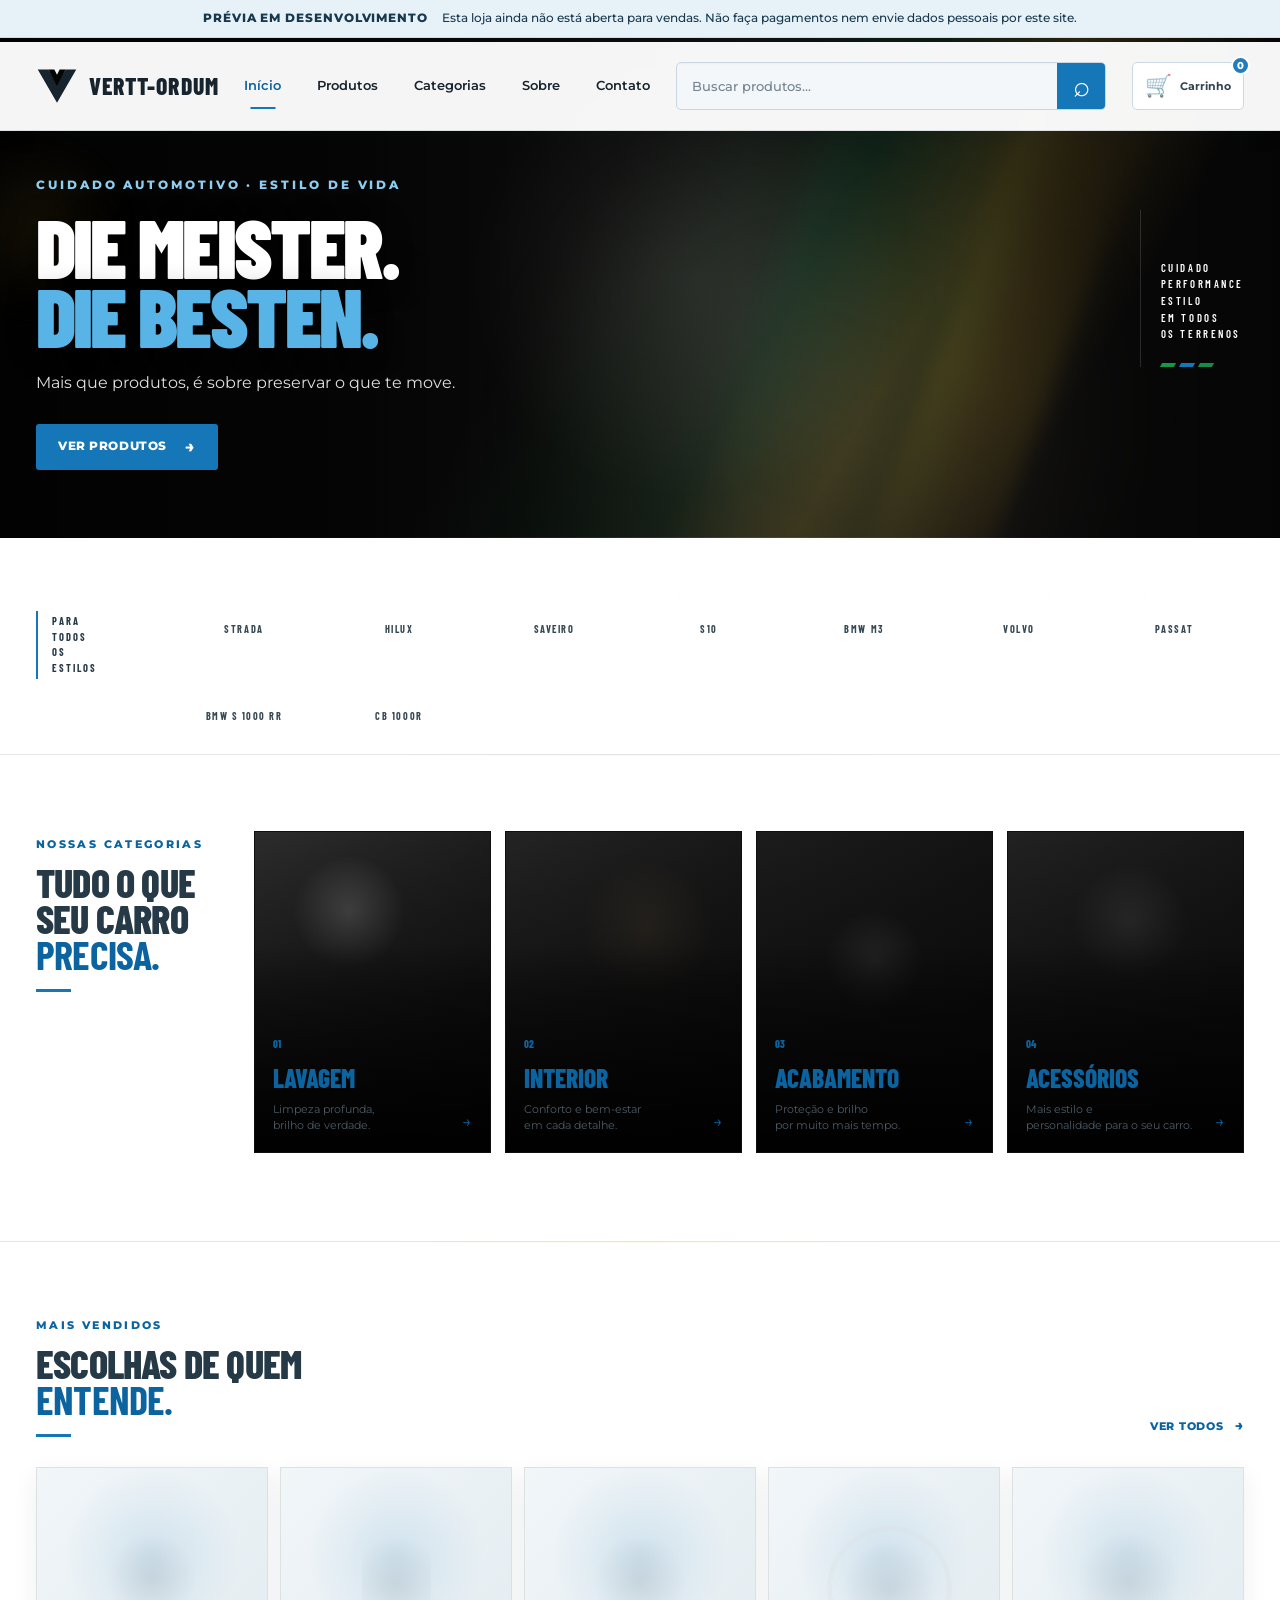
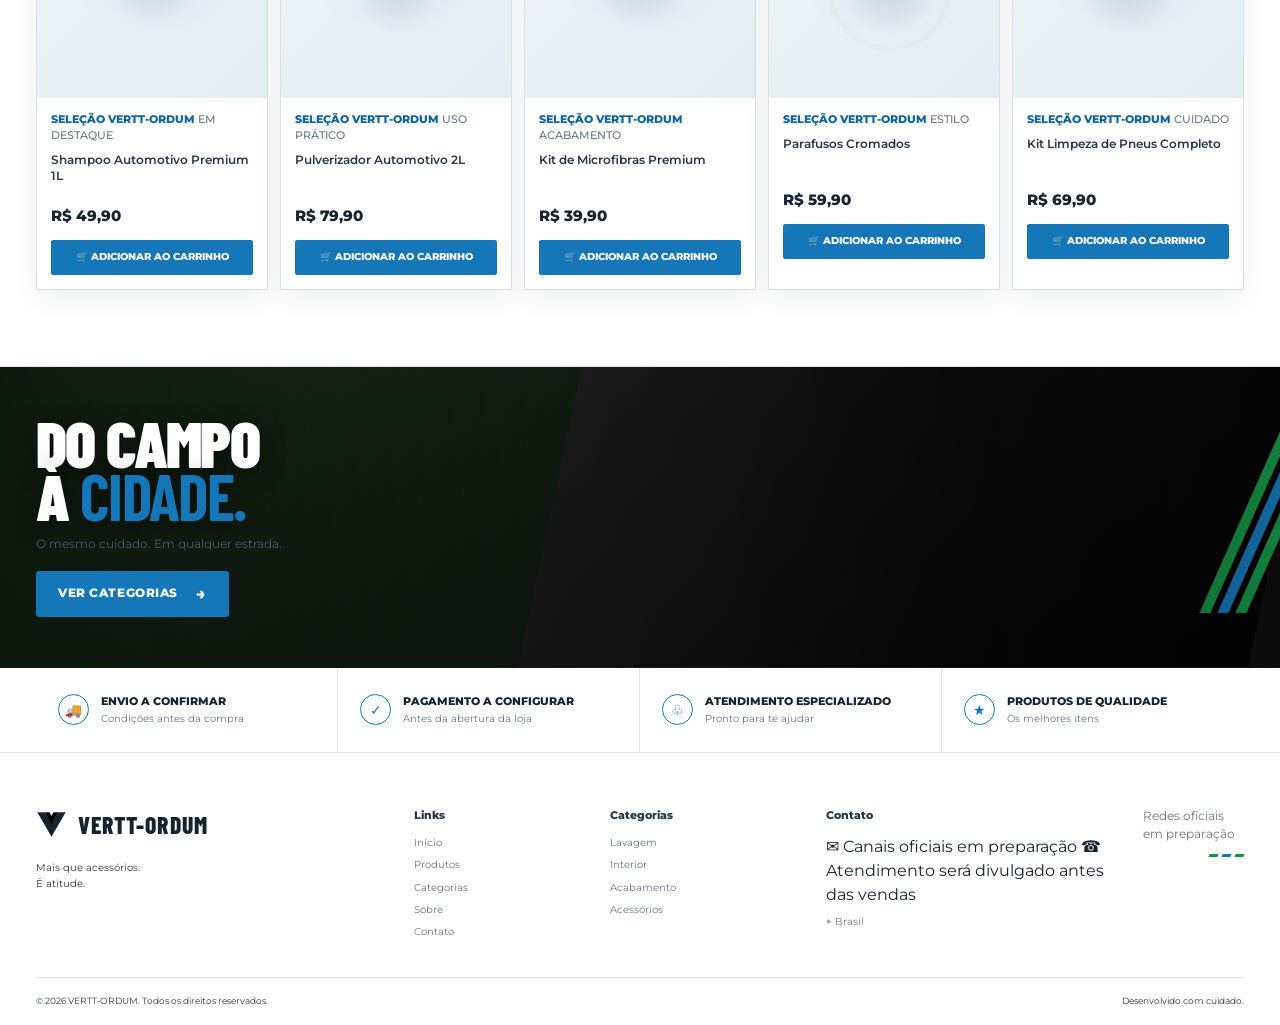
<file: index.html>
<!DOCTYPE html>
<html lang="pt-BR">
<head>
    <meta charset="UTF-8">
<meta name="robots" content="noindex, nofollow">
    <meta name="referrer" content="strict-origin-when-cross-origin">
    <meta name="viewport" content="width=device-width, initial-scale=1.0">

    <title>VERTT-ORDUM | Cuidado Automotivo</title>

    <meta
        name="description"
        content="VERTT-ORDUM — cuidado automotivo, acessórios e produtos para quem reconhece a diferença nos detalhes."
    >

    <!-- Tipografia -->
    <link rel="preconnect" href="https://fonts.googleapis.com">
    <link rel="preconnect" href="https://fonts.gstatic.com" crossorigin>

    <link
        href="https://fonts.googleapis.com/css2?family=Barlow+Condensed:wght@500;600;700;800;900&family=Montserrat:wght@400;500;600;700;800&display=swap"
        rel="stylesheet"
    >

    <!-- CSS -->
    <link rel="stylesheet" href="css/global.css">
    <link rel="stylesheet" href="css/components.css">
    <link rel="stylesheet" href="css/responsive.css">
    <link rel="stylesheet" href="css/theme-light.css">
</head>

<body>
<div class="prototype-notice" role="status"><strong>PRÉVIA EM DESENVOLVIMENTO</strong><span>Esta loja ainda não está aberta para vendas. Não faça pagamentos nem envie dados pessoais por este site.</span></div>

    <!-- =====================================================
         HEADER
         ===================================================== -->

    <header class="site-header">

        <div class="container header-content">

            <a href="index.html" class="brand" aria-label="VERTT-ORDUM">
                <span class="brand-mark" aria-hidden="true">
                    <svg viewBox="0 0 48 42" role="img" focusable="false">
                        <path d="M2 2h12l10 17L34 2h12L24 40 2 2Z" fill="currentColor"/>
                        <path d="M14 2h7l3 6 3-6h7L24 21 14 2Z" fill="#050505"/>
                    </svg>
                </span>

                <span class="brand-text">
                    VERTT-ORDUM
                </span>
            </a>


            <nav class="main-nav" aria-label="Navegação principal">

                <a href="index.html" class="active">
                    Início
                </a>

                <a href="produtos/index.html">
                    Produtos
                </a>

                <a href="#categorias">
                    Categorias
                </a>

                <a href="paginas/sobre.html">
                    Sobre
                </a>

                <a href="paginas/contato.html">
                    Contato
                </a>

            </nav>


            <form class="header-search" action="produtos/index.html" method="get" role="search"><input type="search" name="busca" placeholder="Buscar produtos..." aria-label="Buscar produtos" autocomplete="off"><button type="submit" aria-label="Pesquisar">⌕</button></form>
<div class="header-actions">

                <button
                    type="button"
                    class="header-icon"
                    aria-label="Pesquisar" data-search-open data-search-url="produtos/index.html"
                >
                    <span>⌕</span>
                </button>

                <button
                    type="button"
                    class="header-icon"
                    aria-label="Minha conta"
                >
                    <span>♙</span>
                </button>

                <a
                    href="#"
                    class="header-icon cart-icon"
                    aria-label="Carrinho"
                >
                    <span>🛒</span>
                    <small>0</small>
                </a>

            </div>

        </div>

    </header>



    <main>

        <!-- =====================================================
             HERO
             ===================================================== -->

        <section class="hero">

            <div class="hero-background">
                <div class="hero-light"></div>
                <div class="hero-green"></div>
                <div class="hero-yellow"></div>
            </div>


            <div class="container hero-content">

                <div class="hero-copy">

                    <p class="eyebrow">
                        CUIDADO AUTOMOTIVO · ESTILO DE VIDA
                    </p>

                    <h1>
                        DIE MEISTER.<br>
                        <span>DIE BESTEN.</span>
                    </h1>

                    <p class="hero-description">
                        Mais que produtos, é sobre
                        preservar o que te move.
                    </p>

                    <a
                        href="produtos/index.html"
                        class="button button-primary"
                    >
                        VER PRODUTOS
                        <span>→</span>
                    </a>

                </div>


                <div class="hero-side-copy">

                    <p>
                        CUIDADO<br>
                        PERFORMANCE<br>
                        ESTILO<br>
                        EM TODOS<br>
                        OS TERRENOS
                    </p>

                    <div class="hero-bars">
                        <span></span>
                        <span></span>
                        <span></span>
                    </div>

                </div>

            </div>


            <div class="hero-divider"></div>

        </section>



        <!-- =====================================================
             VEÍCULOS
             ===================================================== -->

        <section class="vehicle-strip">

            <div class="container vehicle-layout">

                <div class="vehicle-intro">

                    <span class="vertical-line"></span>

                    <p>
                        PARA<br>
                        TODOS<br>
                        OS<br>
                        ESTILOS
                    </p>

                </div>


                <div class="vehicle-list">

                    <article class="vehicle-card">
                        <div class="vehicle-placeholder strada"></div>
                        <span>STRADA</span>
                    </article>

                    <article class="vehicle-card">
                        <div class="vehicle-placeholder hilux"></div>
                        <span>HILUX</span>
                    </article>

                    <article class="vehicle-card">
                        <div class="vehicle-placeholder saveiro"></div>
                        <span>SAVEIRO</span>
                    </article>

                    <article class="vehicle-card">
                        <div class="vehicle-placeholder s10"></div>
                        <span>S10</span>
                    </article>

                    <article class="vehicle-card">
                        <div class="vehicle-placeholder m3"></div>
                        <span>BMW M3</span>
                    </article>

                    <article class="vehicle-card">
                        <div class="vehicle-placeholder volvo"></div>
                        <span>VOLVO</span>
                    </article>

                    <article class="vehicle-card">
                        <div class="vehicle-placeholder passat"></div>
                        <span>PASSAT</span>
                    </article>

                    <article class="vehicle-card">
                        <div class="vehicle-placeholder s1000rr"></div>
                        <span>BMW S 1000 RR</span>
                    </article>

                    <article class="vehicle-card">
                        <div class="vehicle-placeholder cb1000r"></div>
                        <span>CB 1000R</span>
                    </article>

                </div>

            </div>

        </section>



        <!-- =====================================================
             CATEGORIAS
             ===================================================== -->

        <section class="categories-section" id="categorias">

            <div class="container">

                <div class="categories-layout">

                    <div class="categories-intro">

                        <span class="section-label">
                            NOSSAS CATEGORIAS
                        </span>

                        <h2>
                            TUDO O QUE<br>
                            SEU CARRO<br>
                            <strong>PRECISA.</strong>
                        </h2>

                        <div class="section-line"></div>

                    </div>


                    <div class="categories-grid">

                        <a href="produtos/index.html#lavagem" class="category-card">

                            <div class="category-image wash-image"></div>

                            <div class="category-overlay"></div>

                            <div class="category-content">

                                <span class="category-number">
                                    01
                                </span>

                                <h3>
                                    LAVAGEM
                                </h3>

                                <p>
                                    Limpeza profunda,<br>
                                    brilho de verdade.
                                </p>

                                <span class="category-arrow">
                                    →
                                </span>

                            </div>

                        </a>


                        <a href="produtos/index.html#acabamento" class="category-card">

                            <div class="category-image interior-image"></div>

                            <div class="category-overlay"></div>

                            <div class="category-content">

                                <span class="category-number">
                                    02
                                </span>

                                <h3>
                                    INTERIOR
                                </h3>

                                <p>
                                    Conforto e bem-estar<br>
                                    em cada detalhe.
                                </p>

                                <span class="category-arrow">
                                    →
                                </span>

                            </div>

                        </a>


                        <a href="produtos/index.html#acessorios" class="category-card">

                            <div class="category-image finish-image"></div>

                            <div class="category-overlay"></div>

                            <div class="category-content">

                                <span class="category-number">
                                    03
                                </span>

                                <h3>
                                    ACABAMENTO
                                </h3>

                                <p>
                                    Proteção e brilho<br>
                                    por muito mais tempo.
                                </p>

                                <span class="category-arrow">
                                    →
                                </span>

                            </div>

                        </a>


                        <a href="produtos/index.html#acessorios" class="category-card">

                            <div class="category-image accessories-image"></div>

                            <div class="category-overlay"></div>

                            <div class="category-content">

                                <span class="category-number">
                                    04
                                </span>

                                <h3>
                                    ACESSÓRIOS
                                </h3>

                                <p>
                                    Mais estilo e<br>
                                    personalidade para o seu carro.
                                </p>

                                <span class="category-arrow">
                                    →
                                </span>

                            </div>

                        </a>

                    </div>

                </div>

            </div>

        </section>



        <!-- =====================================================
             PRODUTOS
             ===================================================== -->

        <section class="products-section">

            <div class="container">

                <div class="products-heading">

                    <div>

                        <span class="section-label">
                            MAIS VENDIDOS
                        </span>

                        <h2>
                            ESCOLHAS DE QUEM<br>
                            <strong>ENTENDE.</strong>
                        </h2>

                        <div class="section-line"></div>

                    </div>


                    <a
                        href="produtos/index.html"
                        class="see-all"
                    >
                        VER TODOS
                        <span>→</span>
                    </a>

                </div>


                <div class="products-grid">


                    <!-- PRODUTO 1 -->

                    <article class="product-card" data-product-id="produto-1">

                        <a class="product-open" href="produtos/shampoo-automotivo.html" aria-label="Ver detalhes do Shampoo Automotivo Premium"><div class="product-image product-1"></div></a>

                        <div class="product-details">

                            <div class="rating">
                                SELEÇÃO VERTT-ORDUM
                                <span>EM DESTAQUE</span>
                            </div>

                            <h3><a class="product-title-link" href="produtos/shampoo-automotivo.html">Shampoo Automotivo Premium 1L</a></h3>

                            <p class="price">
                                R$ 49,90
                            </p>

                            <button
                                type="button"
                                class="add-cart"
                            >
                                🛒 ADICIONAR AO CARRINHO
                            </button>

                        </div>

                    </article>



                    <!-- PRODUTO 2 -->

                    <article class="product-card" data-product-id="produto-2">

                        <div class="product-image product-2">
                        </div>

                        <div class="product-details">

                            <div class="rating">
                                SELEÇÃO VERTT-ORDUM
                                <span>USO PRÁTICO</span>
                            </div>

                            <h3>
                                Pulverizador Automotivo 2L
                            </h3>

                            <p class="price">
                                R$ 79,90
                            </p>

                            <button
                                type="button"
                                class="add-cart"
                            >
                                🛒 ADICIONAR AO CARRINHO
                            </button>

                        </div>

                    </article>



                    <!-- PRODUTO 3 -->

                    <article class="product-card" data-product-id="produto-3">

                        <div class="product-image product-3">
                        </div>

                        <div class="product-details">

                            <div class="rating">
                                SELEÇÃO VERTT-ORDUM
                                <span>ACABAMENTO</span>
                            </div>

                            <h3>
                                Kit de Microfibras Premium
                            </h3>

                            <p class="price">
                                R$ 39,90
                            </p>

                            <button
                                type="button"
                                class="add-cart"
                            >
                                🛒 ADICIONAR AO CARRINHO
                            </button>

                        </div>

                    </article>



                    <!-- PRODUTO 4 -->

                    <article class="product-card" data-product-id="produto-4">

                        <div class="product-image product-4">
                        </div>

                        <div class="product-details">

                            <div class="rating">
                                SELEÇÃO VERTT-ORDUM
                                <span>ESTILO</span>
                            </div>

                            <h3>
                                Parafusos Cromados
                            </h3>

                            <p class="price">
                                R$ 59,90
                            </p>

                            <button
                                type="button"
                                class="add-cart"
                            >
                                🛒 ADICIONAR AO CARRINHO
                            </button>

                        </div>

                    </article>



                    <!-- PRODUTO 5 -->

                    <article class="product-card" data-product-id="produto-5">

                        <div class="product-image product-5">
                        </div>

                        <div class="product-details">

                            <div class="rating">
                                SELEÇÃO VERTT-ORDUM
                                <span>CUIDADO</span>
                            </div>

                            <h3>
                                Kit Limpeza de Pneus Completo
                            </h3>

                            <p class="price">
                                R$ 69,90
                            </p>

                            <button
                                type="button"
                                class="add-cart"
                            >
                                🛒 ADICIONAR AO CARRINHO
                            </button>

                        </div>

                    </article>

                </div>

            </div>

        </section>



        <!-- =====================================================
             BANNER DO CAMPO À CIDADE
             ===================================================== -->

        <section class="field-city-banner">

            <div class="field-city-background">
                <div class="field-side"></div>
                <div class="city-side"></div>
            </div>


            <div class="container field-city-content">

                <div>

                    <h2>
                        DO CAMPO<br>
                        À <strong>CIDADE.</strong>
                    </h2>

                    <p>
                        O mesmo cuidado. Em qualquer estrada.
                    </p>

                    <a
                        href="#categorias"
                        class="button button-primary"
                    >
                        VER CATEGORIAS
                        <span>→</span>
                    </a>

                </div>

            </div>


            <div class="brazil-accent">

                <span></span>
                <span></span>
                <span></span>

            </div>

        </section>



        <!-- =====================================================
             BENEFÍCIOS
             ===================================================== -->

        <section class="benefits-section">

            <div class="container benefits-grid">


                <article class="benefit-item">

                    <div class="benefit-icon">
                        🚚
                    </div>

                    <div>
                        <strong>ENVIO A CONFIRMAR</strong>
                    <span>Condições antes da compra</span>
                    </div>

                </article>


                <article class="benefit-item">

                    <div class="benefit-icon">
                        ✓
                    </div>

                    <div>
                        <strong>PAGAMENTO A CONFIGURAR</strong>
                    <span>Antes da abertura da loja</span>
                    </div>

                </article>


                <article class="benefit-item">

                    <div class="benefit-icon">
                        ♧
                    </div>

                    <div>
                        <strong>ATENDIMENTO ESPECIALIZADO</strong>
                        <span>Pronto para te ajudar</span>
                    </div>

                </article>


                <article class="benefit-item">

                    <div class="benefit-icon">
                        ★
                    </div>

                    <div>
                        <strong>PRODUTOS DE QUALIDADE</strong>
                        <span>Os melhores itens</span>
                    </div>

                </article>

            </div>

        </section>



        <!-- =====================================================
             FOOTER
             ===================================================== -->

        <footer class="site-footer">

            <div class="container footer-grid">


                <div class="footer-brand">

                    <a href="index.html" class="brand">

                        <span class="brand-mark" aria-hidden="true"><svg viewBox="0 0 48 42" focusable="false"><path d="M2 2h12l10 17L34 2h12L24 40 2 2Z" fill="currentColor"/><path d="M14 2h7l3 6 3-6h7L24 21 14 2Z" fill="#050505"/></svg></span>

                        <span class="brand-text">
                            VERTT-ORDUM
                        </span>

                    </a>

                    <p>
                        Mais que acessórios.<br>
                        É atitude.
                    </p>

                </div>


                <div class="footer-column">

                    <h3>
                        Links
                    </h3>

                    <a href="index.html">
                        Início
                    </a>

                    <a href="produtos/index.html">
                        Produtos
                    </a>

                    <a href="#categorias">
                        Categorias
                    </a>

                    <a href="paginas/sobre.html">
                        Sobre
                    </a>

                    <a href="paginas/contato.html">
                        Contato
                    </a>

                </div>


                <div class="footer-column">

                    <h3>
                        Categorias
                    </h3>

                    <a href="#">
                        Lavagem
                    </a>

                    <a href="#">
                        Interior
                    </a>

                    <a href="#">
                        Acabamento
                    </a>

                    <a href="#">
                        Acessórios
                    </a>

                </div>


                <div class="footer-column contact-column">

                    <h3>
                        Contato
                    </h3>

                    <span>✉ Canais oficiais em preparação</span>

                    <span>☎ Atendimento será divulgado antes das vendas</span>

                    <a href="#">
                        ⌖ Brasil
                    </a>

                </div>


                <div class="footer-social">

                    <span class="social-pending">Redes oficiais em preparação</span>

                    <div class="social-accent">
                        <span></span>
                        <span></span>
                        <span></span>
                    </div>

                </div>

            </div>


            <div class="container footer-bottom">

                <p>
                    © 2026 VERTT-ORDUM. Todos os direitos reservados.
                </p>

                <p>
                    Desenvolvido com cuidado.
                </p>

            </div>

        </footer>

    </main>


    <!-- JavaScript -->
    <script src="js/config.js"></script>
    <script src="js/catalogo.js"></script>
    <script src="js/produto.js"></script>
    <script src="js/carrinho.js"></script>

</body>
</html>
</file>
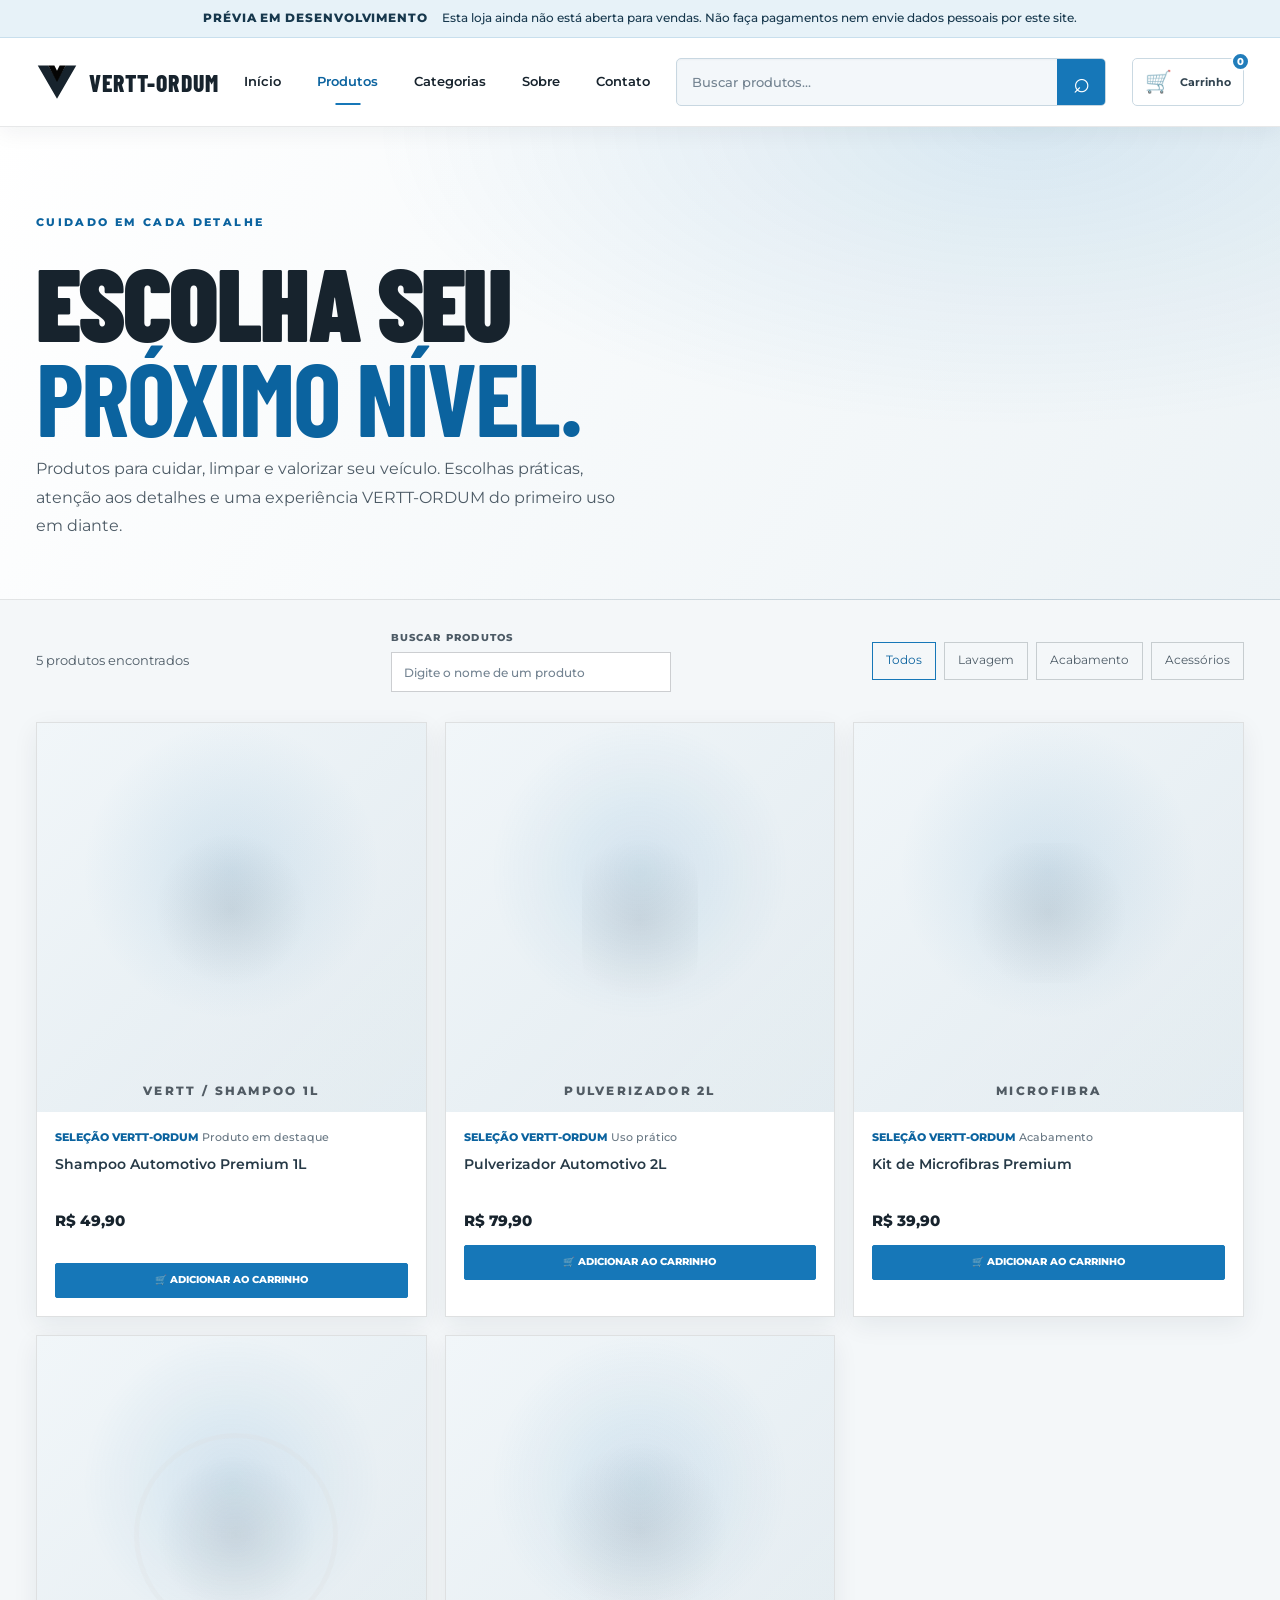
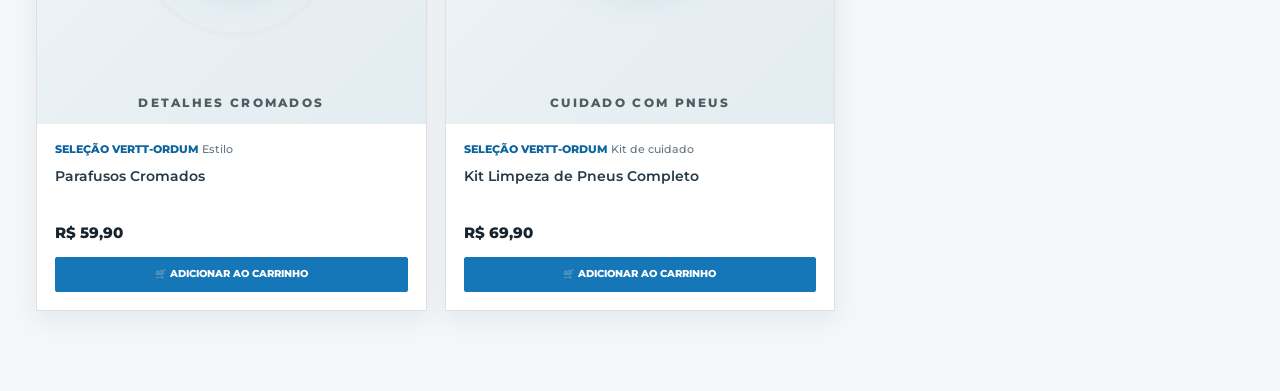
<file: produtos/index.html>
<!DOCTYPE html>
<html lang="pt-BR">
<head>
    <meta charset="UTF-8">
<meta name="robots" content="noindex, nofollow">
    <meta name="referrer" content="strict-origin-when-cross-origin">
    <meta name="viewport" content="width=device-width, initial-scale=1.0">
    <meta name="description" content="Explore os produtos VERTT-ORDUM para lavagem, acabamento e cuidado automotivo.">
    <title>Produtos | VERTT-ORDUM</title>
    <link rel="preconnect" href="https://fonts.googleapis.com">
    <link rel="preconnect" href="https://fonts.gstatic.com" crossorigin>
    <link href="https://fonts.googleapis.com/css2?family=Barlow+Condensed:wght@500;600;700;800;900&family=Montserrat:wght@400;500;600;700;800&display=swap" rel="stylesheet">
    <link rel="stylesheet" href="../css/global.css">
    <link rel="stylesheet" href="../css/components.css">
    <link rel="stylesheet" href="../css/responsive.css">
    <style>
        .catalog-hero{padding:82px 0 58px;border-bottom:1px solid var(--border);background:radial-gradient(ellipse at 80% 0%,rgba(241,189,50,.12),transparent 45%),linear-gradient(120deg,#080808,#111)}
        .catalog-hero h1{margin:12px 0;font-family:"Barlow Condensed",sans-serif;font-size:clamp(3.5rem,8vw,6.5rem);line-height:.92;font-weight:900;letter-spacing:-.025em}
        .catalog-hero h1 strong{color:var(--gold)}
        .catalog-hero p{max-width:580px;color:var(--white-soft);line-height:1.8}
        .catalog-toolbar{display:flex;justify-content:space-between;align-items:center;gap:18px;padding:30px 0}
        .catalog-count{color:var(--white-muted);font-size:.8rem}.catalog-search{display:grid;gap:7px;min-width:min(100%,280px);color:var(--white-muted);font-size:.62rem;font-weight:800;letter-spacing:.12em}.catalog-search input{width:100%;min-height:40px;padding:10px 12px;border:1px solid var(--border-strong);border-radius:0;background:#101010;color:var(--white);font:500 .78rem "Montserrat",sans-serif;outline:none}.catalog-search input:focus{border-color:var(--gold)}.catalog-empty{grid-column:1/-1;padding:32px 12px;color:var(--white-muted);text-align:center;border:1px solid var(--border)}.catalog-grid .product-card[hidden],.catalog-empty[hidden]{display:none!important}
        .catalog-filter{display:flex;gap:8px;flex-wrap:wrap}
        .catalog-filter a{padding:9px 13px;border:1px solid var(--border-strong);color:var(--white-soft);font-size:.72rem;text-decoration:none}
        .catalog-filter a:hover,.catalog-filter a.active{border-color:var(--gold);color:var(--gold)}
        .catalog-grid{display:grid;grid-template-columns:repeat(3,minmax(0,1fr));gap:18px;padding-bottom:80px}
        .catalog-grid .product-card{display:block}
        .catalog-grid .product-details{padding:18px}
        .catalog-grid .product-details h3{font-size:.9rem;min-height:45px}
        .catalog-grid .product-image{min-height:210px}
        .catalog-grid .product-card:hover{border-color:rgba(241,189,50,.45);transform:translateY(-3px)}
        .product-card{transition:transform .25s ease,border-color .25s ease}
        .product-visual-label{position:absolute;inset:auto 0 14px;text-align:center;color:rgba(255,255,255,.75);font:800 .72rem "Montserrat",sans-serif;letter-spacing:.2em}
        @media(max-width:800px){.catalog-grid{grid-template-columns:repeat(2,minmax(0,1fr))}.catalog-toolbar{align-items:flex-start;flex-direction:column}}
        @media(max-width:560px){.catalog-grid{grid-template-columns:1fr}.catalog-hero{padding:58px 0 42px}.catalog-grid .product-image{min-height:230px}}
    </style>
    <link rel="stylesheet" href="../css/theme-light.css">
</head>
<body>
<div class="prototype-notice" role="status"><strong>PRÉVIA EM DESENVOLVIMENTO</strong><span>Esta loja ainda não está aberta para vendas. Não faça pagamentos nem envie dados pessoais por este site.</span></div>
<header class="site-header">
    <div class="container header-content">
        <a href="../index.html" class="brand" aria-label="VERTT-ORDUM"><span class="brand-mark" aria-hidden="true"><svg viewBox="0 0 48 42" focusable="false"><path d="M2 2h12l10 17L34 2h12L24 40 2 2Z" fill="currentColor"/><path d="M14 2h7l3 6 3-6h7L24 21 14 2Z" fill="#050505"/></svg></span><span class="brand-text">VERTT-ORDUM</span></a>
        <nav class="main-nav" aria-label="Navegação principal">
            <a href="../index.html">Início</a><a href="index.html" class="active">Produtos</a><a href="../index.html#categorias">Categorias</a><a href="../paginas/sobre.html">Sobre</a><a href="../paginas/contato.html">Contato</a>
        </nav>
        <form class="header-search" action="index.html" method="get" role="search"><input type="search" name="busca" placeholder="Buscar produtos..." aria-label="Buscar produtos" autocomplete="off"><button type="submit" aria-label="Pesquisar">⌕</button></form>
<div class="header-actions">
            <button type="button" class="header-icon" aria-label="Pesquisar" data-search-open><span>⌕</span></button>
            <a href="#" class="header-icon cart-icon" aria-label="Carrinho"><span>🛒</span><small>0</small></a>
        </div>
    </div>
</header>
<main>
    <section class="catalog-hero"><div class="container"><span class="section-label">CUIDADO EM CADA DETALHE</span><h1>ESCOLHA SEU<br><strong>PRÓXIMO NÍVEL.</strong></h1><p>Produtos para cuidar, limpar e valorizar seu veículo. Escolhas práticas, atenção aos detalhes e uma experiência VERTT-ORDUM do primeiro uso em diante.</p></div></section>
    <section class="container">
        <div class="catalog-toolbar"><p class="catalog-count" data-catalog-count>5 produtos em destaque</p><label class="catalog-search"><span>BUSCAR PRODUTOS</span><input type="search" data-catalog-search placeholder="Digite o nome de um produto" autocomplete="off"></label><nav class="catalog-filter" aria-label="Categorias de produtos"><a class="active" href="index.html">Todos</a><a href="#lavagem">Lavagem</a><a href="#acabamento">Acabamento</a><a href="#acessorios">Acessórios</a></nav></div>
        <div class="catalog-grid">
            <article class="product-card" data-product-id="produto-1" id="lavagem"><a href="shampoo-automotivo.html" aria-label="Ver Shampoo Automotivo VERTT-ORDUM" style="display:block;text-decoration:none;color:inherit"><div class="product-image product-1"><span class="product-visual-label">VERTT / SHAMPOO 1L</span></div><div class="product-details"><div class="rating">SELEÇÃO VERTT-ORDUM <span>Produto em destaque</span></div><h3>Shampoo Automotivo Premium 1L</h3><p class="price">R$ 49,90</p></div></a><div class="product-details" style="padding-top:0"><button type="button" class="add-cart">🛒 ADICIONAR AO CARRINHO</button></div></article>
            <article class="product-card" data-product-id="produto-2" id="pulverizador"><div class="product-image product-2"><span class="product-visual-label">PULVERIZADOR 2L</span></div><div class="product-details"><div class="rating">SELEÇÃO VERTT-ORDUM <span>Uso prático</span></div><h3>Pulverizador Automotivo 2L</h3><p class="price">R$ 79,90</p><button type="button" class="add-cart">🛒 ADICIONAR AO CARRINHO</button></div></article>
            <article class="product-card" data-product-id="produto-3"><div class="product-image product-3"><span class="product-visual-label">MICROFIBRA</span></div><div class="product-details"><div class="rating">SELEÇÃO VERTT-ORDUM <span>Acabamento</span></div><h3>Kit de Microfibras Premium</h3><p class="price">R$ 39,90</p><button type="button" class="add-cart">🛒 ADICIONAR AO CARRINHO</button></div></article>
            <article class="product-card" data-product-id="produto-4" id="acessorios"><div class="product-image product-4"><span class="product-visual-label">DETALHES CROMADOS</span></div><div class="product-details"><div class="rating">SELEÇÃO VERTT-ORDUM <span>Estilo</span></div><h3>Parafusos Cromados</h3><p class="price">R$ 59,90</p><button type="button" class="add-cart">🛒 ADICIONAR AO CARRINHO</button></div></article>
            <article class="product-card" data-product-id="produto-5" id="acabamento"><div class="product-image product-5"><span class="product-visual-label">CUIDADO COM PNEUS</span></div><div class="product-details"><div class="rating">SELEÇÃO VERTT-ORDUM <span>Kit de cuidado</span></div><h3>Kit Limpeza de Pneus Completo</h3><p class="price">R$ 69,90</p><button type="button" class="add-cart">🛒 ADICIONAR AO CARRINHO</button></div></article>
        </div>
        <p class="catalog-empty" data-catalog-empty hidden>Nenhum produto encontrado. Tente outro termo.</p>
    </section>
</main>
<script src="../js/config.js"></script><script src="../js/catalogo.js"></script><script src="../js/produto.js"></script><script src="../js/carrinho.js"></script>
</body>
</html>
</file>
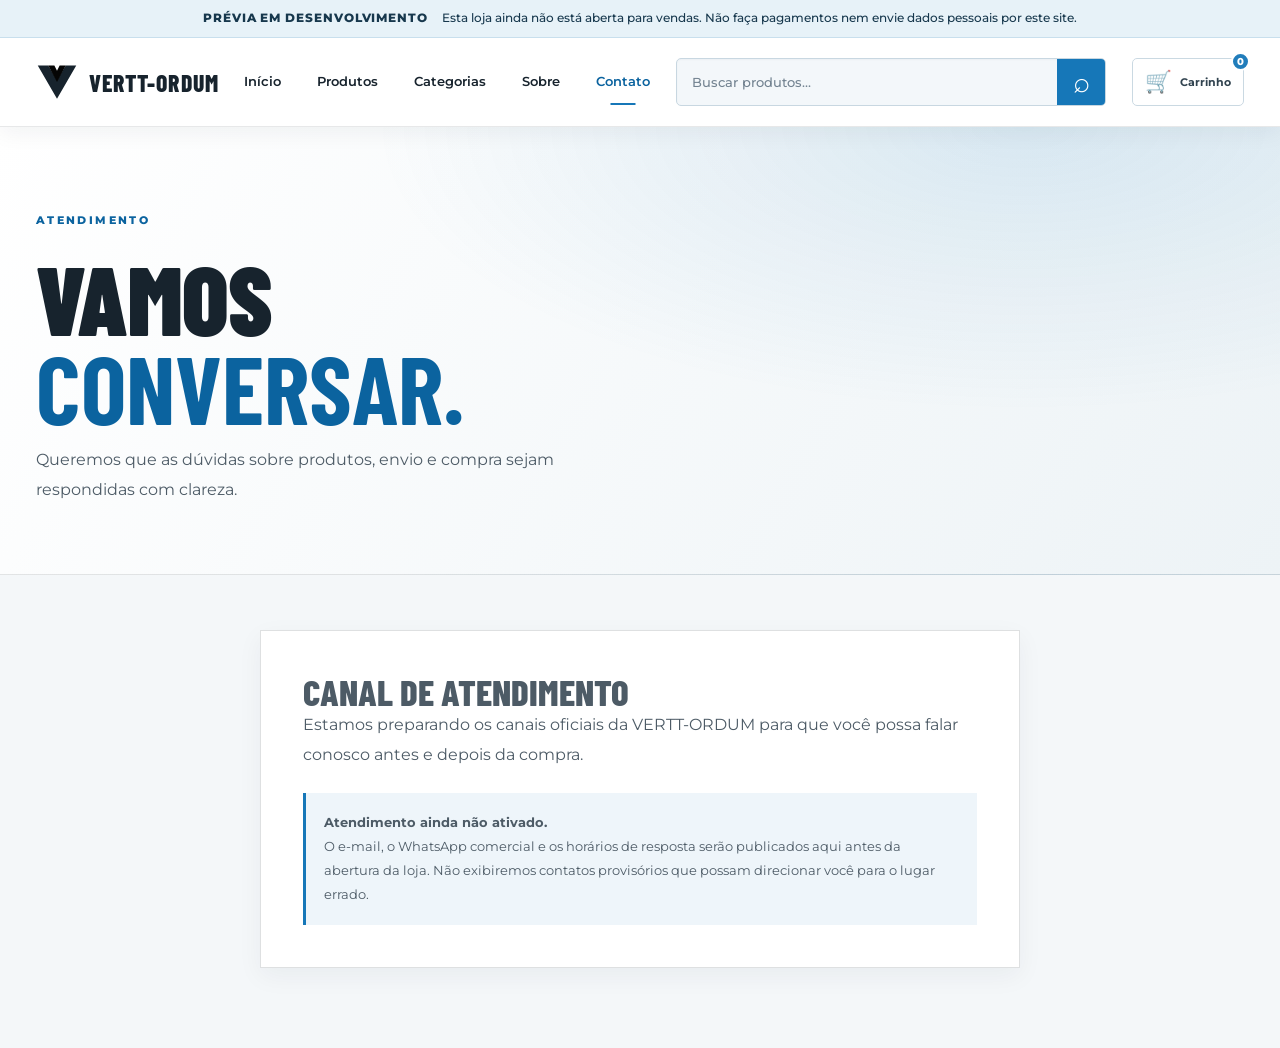
<file: paginas/contato.html>
<!DOCTYPE html>
<html lang="pt-BR">
<head>
<meta charset="UTF-8">
<meta name="robots" content="noindex, nofollow"><meta name="viewport" content="width=device-width, initial-scale=1">
<meta name="description" content="Informações de atendimento da VERTT-ORDUM.">
<title>Contato | VERTT-ORDUM</title>
<link rel="preconnect" href="https://fonts.googleapis.com"><link rel="preconnect" href="https://fonts.gstatic.com" crossorigin>
<link href="https://fonts.googleapis.com/css2?family=Barlow+Condensed:wght@500;600;700;800;900&family=Montserrat:wght@400;500;600;700;800&display=swap" rel="stylesheet">
<link rel="stylesheet" href="../css/global.css"><link rel="stylesheet" href="../css/components.css"><link rel="stylesheet" href="../css/responsive.css">
<style>
.simple-hero{padding:80px 0 70px;background:radial-gradient(ellipse at 80% 0%,rgba(241,189,50,.12),transparent 45%),#090909;border-bottom:1px solid var(--border)}.simple-hero h1{margin:14px 0;font:900 clamp(3.5rem,8vw,6rem)/.92 "Barlow Condensed",sans-serif}.simple-hero h1 strong{color:var(--gold)}.simple-hero p{max-width:620px;color:var(--white-soft);line-height:1.85}.contact-panel{max-width:760px;margin:55px auto 80px;padding:clamp(22px,5vw,42px);border:1px solid var(--border);background:#0d0d0d}.contact-panel h2{font:800 2.3rem/1 "Barlow Condensed",sans-serif}.contact-panel p{color:var(--white-soft);line-height:1.85}.contact-status{margin-top:24px;padding:18px;border-left:3px solid var(--gold);background:rgba(241,189,50,.06);color:var(--white-muted);font-size:.83rem;line-height:1.8}
</style>
    <link rel="stylesheet" href="../css/theme-light.css">
</head>
<body>
<div class="prototype-notice" role="status"><strong>PRÉVIA EM DESENVOLVIMENTO</strong><span>Esta loja ainda não está aberta para vendas. Não faça pagamentos nem envie dados pessoais por este site.</span></div>
<header class="site-header"><div class="container header-content"><a href="../index.html" class="brand" aria-label="VERTT-ORDUM"><span class="brand-mark" aria-hidden="true"><svg viewBox="0 0 48 42" focusable="false"><path d="M2 2h12l10 17L34 2h12L24 40 2 2Z" fill="currentColor"/><path d="M14 2h7l3 6 3-6h7L24 21 14 2Z" fill="#050505"/></svg></span><span class="brand-text">VERTT-ORDUM</span></a><nav class="main-nav" aria-label="Navegação principal"><a href="../index.html">Início</a><a href="../produtos/index.html">Produtos</a><a href="../index.html#categorias">Categorias</a><a href="sobre.html">Sobre</a><a href="contato.html" class="active">Contato</a></nav><form class="header-search" action="../produtos/index.html" method="get" role="search"><input type="search" name="busca" placeholder="Buscar produtos..." aria-label="Buscar produtos" autocomplete="off"><button type="submit" aria-label="Pesquisar">⌕</button></form>
<div class="header-actions"><a href="#" class="header-icon cart-icon" aria-label="Carrinho"><span>🛒</span><small>0</small></a></div></div></header>
<main><section class="simple-hero"><div class="container"><span class="section-label">ATENDIMENTO</span><h1>VAMOS<br><strong>CONVERSAR.</strong></h1><p>Queremos que as dúvidas sobre produtos, envio e compra sejam respondidas com clareza.</p></div></section>
<section class="container"><div class="contact-panel"><h2>CANAL DE ATENDIMENTO</h2><p>Estamos preparando os canais oficiais da VERTT-ORDUM para que você possa falar conosco antes e depois da compra.</p><div class="contact-status"><strong>Atendimento ainda não ativado.</strong><br>O e-mail, o WhatsApp comercial e os horários de resposta serão publicados aqui antes da abertura da loja. Não exibiremos contatos provisórios que possam direcionar você para o lugar errado.</div></div></section></main>
<script src="../js/config.js"></script><script src="../js/carrinho.js"></script>
</body></html>
</file>
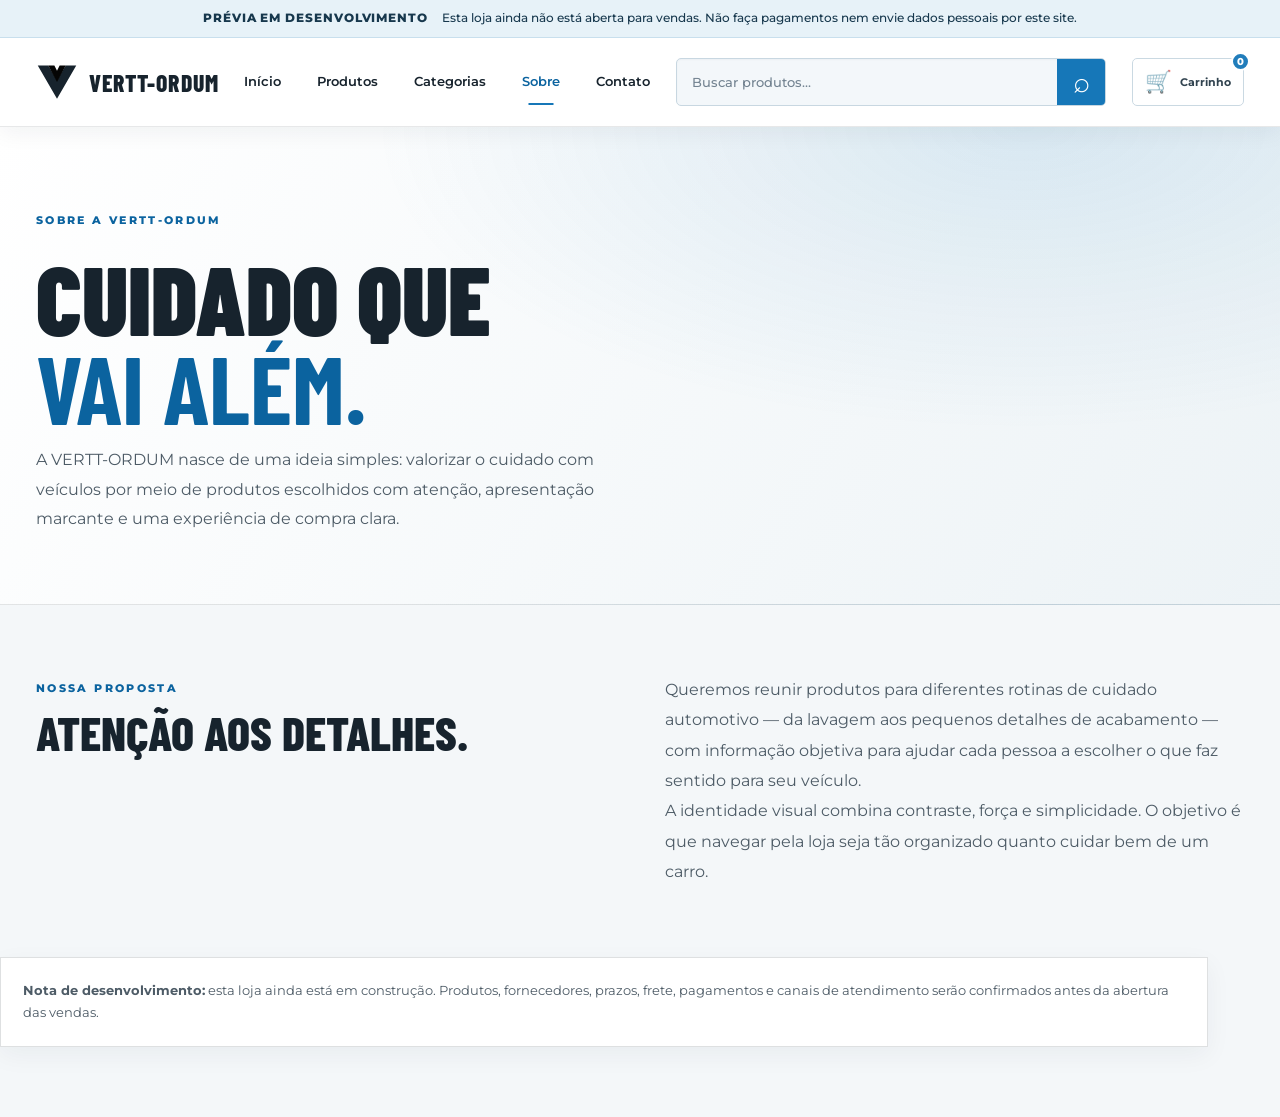
<file: paginas/sobre.html>
<!DOCTYPE html>
<html lang="pt-BR">
<head>
<meta charset="UTF-8">
<meta name="robots" content="noindex, nofollow"><meta name="viewport" content="width=device-width, initial-scale=1">
<meta name="description" content="Conheça a proposta da VERTT-ORDUM: cuidado automotivo com atenção aos detalhes.">
<title>Sobre | VERTT-ORDUM</title>
<link rel="preconnect" href="https://fonts.googleapis.com"><link rel="preconnect" href="https://fonts.gstatic.com" crossorigin>
<link href="https://fonts.googleapis.com/css2?family=Barlow+Condensed:wght@500;600;700;800;900&family=Montserrat:wght@400;500;600;700;800&display=swap" rel="stylesheet">
<link rel="stylesheet" href="../css/global.css"><link rel="stylesheet" href="../css/components.css"><link rel="stylesheet" href="../css/responsive.css">
<style>
.simple-hero{padding:80px 0 70px;background:radial-gradient(ellipse at 80% 0%,rgba(241,189,50,.12),transparent 45%),#090909;border-bottom:1px solid var(--border)}.simple-hero h1{margin:14px 0;font:900 clamp(3.5rem,8vw,6rem)/.92 "Barlow Condensed",sans-serif}.simple-hero h1 strong{color:var(--gold)}.simple-hero p{max-width:620px;color:var(--white-soft);line-height:1.85}.about-content{display:grid;grid-template-columns:1fr 1fr;gap:50px;padding:70px 0}.about-content h2{font:800 clamp(2rem,4vw,3rem)/1 "Barlow Condensed",sans-serif}.about-content p{color:var(--white-soft);line-height:1.9}.about-note{margin:0 0 70px;padding:22px;border:1px solid var(--border);color:var(--white-muted);font-size:.8rem;line-height:1.7}@media(max-width:700px){.simple-hero{padding:55px 0}.about-content{grid-template-columns:1fr;gap:25px;padding:45px 0}}
</style>
    <link rel="stylesheet" href="../css/theme-light.css">
</head>
<body>
<div class="prototype-notice" role="status"><strong>PRÉVIA EM DESENVOLVIMENTO</strong><span>Esta loja ainda não está aberta para vendas. Não faça pagamentos nem envie dados pessoais por este site.</span></div>
<header class="site-header"><div class="container header-content"><a href="../index.html" class="brand" aria-label="VERTT-ORDUM"><span class="brand-mark" aria-hidden="true"><svg viewBox="0 0 48 42" focusable="false"><path d="M2 2h12l10 17L34 2h12L24 40 2 2Z" fill="currentColor"/><path d="M14 2h7l3 6 3-6h7L24 21 14 2Z" fill="#050505"/></svg></span><span class="brand-text">VERTT-ORDUM</span></a><nav class="main-nav" aria-label="Navegação principal"><a href="../index.html">Início</a><a href="../produtos/index.html">Produtos</a><a href="../index.html#categorias">Categorias</a><a href="sobre.html" class="active">Sobre</a><a href="contato.html">Contato</a></nav><form class="header-search" action="../produtos/index.html" method="get" role="search"><input type="search" name="busca" placeholder="Buscar produtos..." aria-label="Buscar produtos" autocomplete="off"><button type="submit" aria-label="Pesquisar">⌕</button></form>
<div class="header-actions"><a href="#" class="header-icon cart-icon" aria-label="Carrinho"><span>🛒</span><small>0</small></a></div></div></header>
<main><section class="simple-hero"><div class="container"><span class="section-label">SOBRE A VERTT-ORDUM</span><h1>CUIDADO QUE<br><strong>VAI ALÉM.</strong></h1><p>A VERTT-ORDUM nasce de uma ideia simples: valorizar o cuidado com veículos por meio de produtos escolhidos com atenção, apresentação marcante e uma experiência de compra clara.</p></div></section>
<section class="container about-content"><div><span class="section-label">NOSSA PROPOSTA</span><h2>ATENÇÃO AOS DETALHES.</h2></div><div><p>Queremos reunir produtos para diferentes rotinas de cuidado automotivo — da lavagem aos pequenos detalhes de acabamento — com informação objetiva para ajudar cada pessoa a escolher o que faz sentido para seu veículo.</p><p>A identidade visual combina contraste, força e simplicidade. O objetivo é que navegar pela loja seja tão organizado quanto cuidar bem de um carro.</p></div></section>
<section class="container about-note"><strong>Nota de desenvolvimento:</strong> esta loja ainda está em construção. Produtos, fornecedores, prazos, frete, pagamentos e canais de atendimento serão confirmados antes da abertura das vendas.</section></main>
<script src="../js/config.js"></script><script src="../js/carrinho.js"></script>
</body></html>
</file>
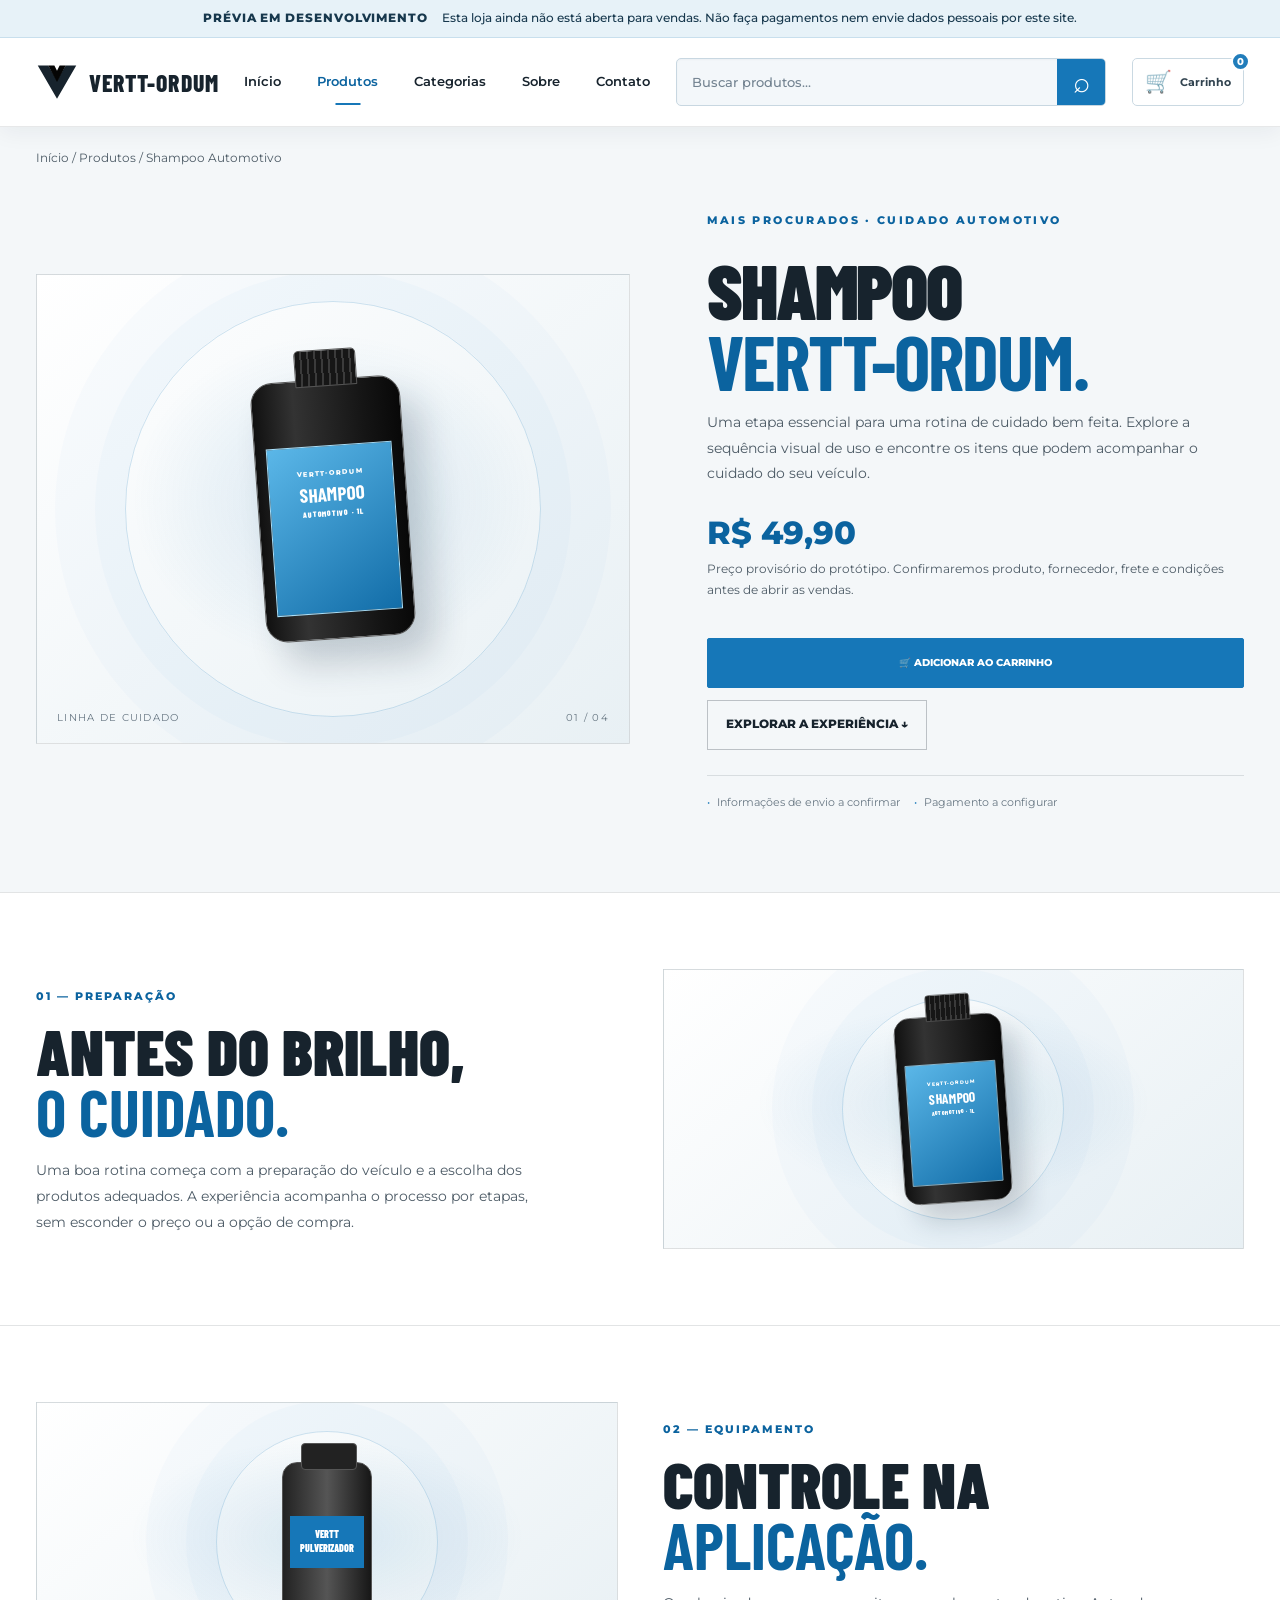
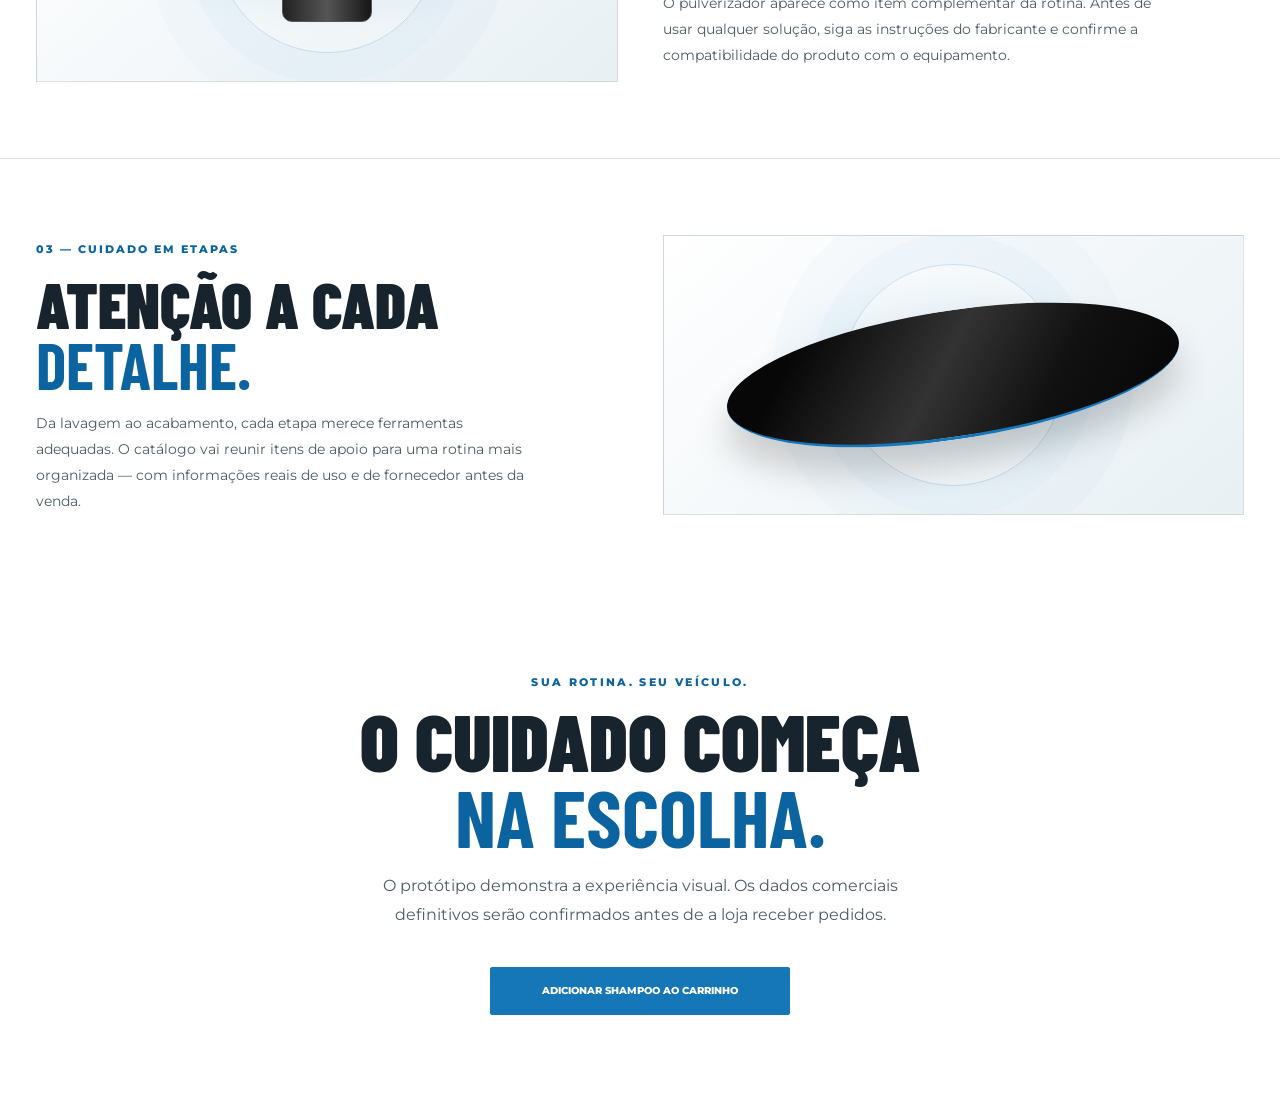
<file: produtos/shampoo-automotivo.html>
<!DOCTYPE html>
<html lang="pt-BR">
<head>
<meta charset="UTF-8">
<meta name="robots" content="noindex, nofollow"><meta name="viewport" content="width=device-width, initial-scale=1">
<meta name="description" content="Shampoo Automotivo VERTT-ORDUM: conheça o produto e explore uma rotina de cuidado automotivo.">
<title>Shampoo Automotivo | VERTT-ORDUM</title>
<link rel="preconnect" href="https://fonts.googleapis.com"><link rel="preconnect" href="https://fonts.gstatic.com" crossorigin>
<link href="https://fonts.googleapis.com/css2?family=Barlow+Condensed:wght@500;600;700;800;900&family=Montserrat:wght@400;500;600;700;800&display=swap" rel="stylesheet">
<link rel="stylesheet" href="../css/global.css"><link rel="stylesheet" href="../css/components.css"><link rel="stylesheet" href="../css/responsive.css">
<style>
.detail-wrap{background:#080808}.crumb{padding:22px 0;color:var(--white-muted);font-size:.75rem}.crumb a{color:var(--white-soft);text-decoration:none}.detail-main{display:grid;grid-template-columns:1.05fr .95fr;gap:clamp(28px,6vw,80px);align-items:center;padding:18px 0 82px}.detail-visual{min-height:470px;position:relative;display:grid;place-items:center;overflow:hidden;border:1px solid var(--border);background:radial-gradient(ellipse at 50% 48%,rgba(241,189,50,.15),transparent 48%),linear-gradient(140deg,#171717,#070707)}.detail-visual:before{content:"";position:absolute;width:70%;aspect-ratio:1;border:1px solid rgba(241,189,50,.15);border-radius:50%;box-shadow:0 0 0 30px rgba(241,189,50,.025),0 0 0 70px rgba(241,189,50,.02)}.bottle{position:relative;width:150px;height:260px;z-index:1;border-radius:22px;background:linear-gradient(90deg,#101010,#333 28%,#151515 75%,#080808);border:1px solid #555;box-shadow:25px 28px 40px #000;transform:rotate(-4deg)}.bottle:before{content:"";position:absolute;top:-31px;left:45px;width:60px;height:35px;border-radius:5px 5px 1px 1px;background:repeating-linear-gradient(90deg,#161616 0 5px,#3b3b3b 5px 7px);border:1px solid #555}.bottle:after{content:"";position:absolute;inset:65px 11px 25px;background:linear-gradient(145deg,#f2c64c,#9b6c08);border:1px solid #ffe08a}.bottle-label{position:absolute;z-index:2;top:88px;left:17px;right:17px;text-align:center;color:#111;font-family:"Barlow Condensed",sans-serif;font-weight:900;line-height:.95}.bottle-label span{display:block;font:800 .42rem "Montserrat",sans-serif;letter-spacing:.15em;margin-bottom:8px}.bottle-label strong{display:block;font-size:1.2rem}.bottle-label small{display:block;margin-top:7px;font-size:.48rem;letter-spacing:.1em}.visual-caption{position:absolute;bottom:18px;left:20px;right:20px;display:flex;justify-content:space-between;color:var(--white-muted);font-size:.62rem;letter-spacing:.13em}.detail-copy h1{margin:14px 0;font:900 clamp(3rem,6vw,5.3rem)/.92 "Barlow Condensed",sans-serif;letter-spacing:-.025em}.detail-copy h1 strong{color:var(--gold)}.detail-copy p{color:var(--white-soft);line-height:1.8;font-size:.9rem}.detail-price{margin:22px 0 2px;color:var(--gold-light);font-size:2rem;font-weight:800}.price-note{font-size:.72rem!important;color:var(--white-muted)!important}.detail-actions{display:flex;gap:12px;flex-wrap:wrap;margin:25px 0}.detail-actions .add-cart{min-height:50px;padding:14px 20px}.outline-action{display:inline-flex;align-items:center;justify-content:center;min-height:50px;padding:12px 18px;color:var(--white);border:1px solid var(--border-strong);text-decoration:none;font-size:.72rem;font-weight:800}.detail-notes{display:flex;flex-wrap:wrap;gap:14px;padding-top:18px;border-top:1px solid var(--border);color:var(--white-muted);font-size:.68rem}.detail-notes span:before{content:"•";color:var(--gold);margin-right:7px}.story{border-top:1px solid var(--border);background:radial-gradient(ellipse at 75% 50%,rgba(241,189,50,.08),transparent 40%),#0b0b0b}.story:nth-of-type(even){background:radial-gradient(ellipse at 18% 50%,rgba(20,107,58,.13),transparent 40%),#0a0a0a}.story-inner{display:grid;grid-template-columns:1fr 1fr;gap:45px;align-items:center;padding:76px 0;min-height:430px}.story-copy{max-width:500px}.story-number{font-size:.7rem;color:var(--gold);letter-spacing:.18em;font-weight:800}.story-copy h2{margin:14px 0;font:900 clamp(2.7rem,5vw,4.5rem)/.95 "Barlow Condensed",sans-serif}.story-copy h2 strong{color:var(--gold)}.story-copy p{color:var(--white-soft);font-size:.88rem;line-height:1.85}.story-art{min-height:280px;display:grid;place-items:center;position:relative;overflow:hidden;border:1px solid var(--border);background:linear-gradient(145deg,#171717,#080808)}.story-art:before{content:"";position:absolute;width:220px;height:220px;border-radius:50%;border:1px solid rgba(241,189,50,.22);box-shadow:0 0 0 25px rgba(241,189,50,.03),0 0 0 55px rgba(241,189,50,.02)}.story-art .bottle{transform:scale(.72) rotate(-4deg)}.sprayer{position:relative;width:90px;height:160px;border-radius:15px 15px 10px 10px;background:linear-gradient(90deg,#222,#555,#171717);border:1px solid #555}.sprayer:before{content:"";position:absolute;top:-20px;left:18px;width:54px;height:25px;background:#222;border:1px solid #555;border-radius:4px}.sprayer:after{content:"VERTT\A PULVERIZADOR";white-space:pre;position:absolute;top:53px;left:7px;right:7px;padding:12px 0;text-align:center;color:#111;background:var(--gold);font:900 .62rem/1.4 "Barlow Condensed",sans-serif}.car-shine{width:78%;height:130px;border-radius:50%;background:linear-gradient(120deg,#070707 15%,#333 47%,#111 72%,#050505);transform:skewY(-8deg);border-bottom:3px solid var(--gold);box-shadow:0 25px 35px #000}.story-cta{text-align:center;padding:78px 0;background:linear-gradient(130deg,#121212,#060606)}.story-cta h2{font:900 clamp(2.8rem,7vw,5rem)/.95 "Barlow Condensed",sans-serif}.story-cta h2 strong{color:var(--gold)}.story-cta p{max-width:540px;margin:18px auto 25px;color:var(--white-soft);line-height:1.8}.story-cta .add-cart{max-width:300px;padding:16px 25px}.reveal{opacity:0;transform:translateY(20px);transition:opacity .6s ease,transform .6s ease}.reveal.visible{opacity:1;transform:none}@media(prefers-reduced-motion:reduce){.reveal{opacity:1;transform:none;transition:none}}@media(max-width:800px){.detail-main{grid-template-columns:1fr;padding-bottom:55px}.detail-visual{min-height:390px}.story-inner{grid-template-columns:1fr;padding:55px 0;gap:25px}.story-art{min-height:230px}}@media(max-width:560px){.detail-visual{min-height:330px}.detail-actions{flex-direction:column}.detail-actions>*{width:100%}}
</style>
    <link rel="stylesheet" href="../css/theme-light.css">
</head>
<body class="detail-wrap">
<div class="prototype-notice" role="status"><strong>PRÉVIA EM DESENVOLVIMENTO</strong><span>Esta loja ainda não está aberta para vendas. Não faça pagamentos nem envie dados pessoais por este site.</span></div>
<header class="site-header"><div class="container header-content">
<a href="../index.html" class="brand" aria-label="VERTT-ORDUM"><span class="brand-mark" aria-hidden="true"><svg viewBox="0 0 48 42" focusable="false"><path d="M2 2h12l10 17L34 2h12L24 40 2 2Z" fill="currentColor"/><path d="M14 2h7l3 6 3-6h7L24 21 14 2Z" fill="#050505"/></svg></span><span class="brand-text">VERTT-ORDUM</span></a>
<nav class="main-nav" aria-label="Navegação principal"><a href="../index.html">Início</a><a href="index.html" class="active">Produtos</a><a href="../index.html#categorias">Categorias</a><a href="../paginas/sobre.html">Sobre</a><a href="../paginas/contato.html">Contato</a></nav>
<form class="header-search" action="index.html" method="get" role="search"><input type="search" name="busca" placeholder="Buscar produtos..." aria-label="Buscar produtos" autocomplete="off"><button type="submit" aria-label="Pesquisar">⌕</button></form>
<div class="header-actions"><button type="button" class="header-icon" aria-label="Pesquisar" data-search-open data-search-url="index.html"><span>⌕</span></button><a href="#" class="header-icon cart-icon" aria-label="Carrinho"><span>🛒</span><small>0</small></a></div>
</div></header>
<main>
<div class="container crumb"><a href="../index.html">Início</a> / <a href="index.html">Produtos</a> / Shampoo Automotivo</div>
<section class="container detail-main">
<div class="detail-visual" aria-label="Ilustração provisória do frasco do shampoo"><div class="bottle"><div class="bottle-label"><span>VERTT-ORDUM</span><strong>SHAMPOO</strong><small>AUTOMOTIVO · 1L</small></div></div><div class="visual-caption"><span>LINHA DE CUIDADO</span><span>01 / 04</span></div></div>
<div class="detail-copy"><span class="section-label">MAIS PROCURADOS · CUIDADO AUTOMOTIVO</span><h1>SHAMPOO<br><strong>VERTT-ORDUM.</strong></h1><p>Uma etapa essencial para uma rotina de cuidado bem feita. Explore a sequência visual de uso e encontre os itens que podem acompanhar o cuidado do seu veículo.</p><div class="detail-price">R$ 49,90</div><p class="price-note">Preço provisório do protótipo. Confirmaremos produto, fornecedor, frete e condições antes de abrir as vendas.</p><div class="detail-actions"><button type="button" class="add-cart" data-detail-product data-product-id="produto-1" data-product-name="Shampoo Automotivo Premium 1L" data-product-price="49.90">🛒 ADICIONAR AO CARRINHO</button><a class="outline-action" href="#experiencia">EXPLORAR A EXPERIÊNCIA ↓</a></div><div class="detail-notes"><span>Informações de envio a confirmar</span><span>Pagamento a configurar</span></div></div>
</section>
<section class="story" id="experiencia"><div class="container story-inner"><div class="story-copy reveal"><span class="story-number">01 — PREPARAÇÃO</span><h2>ANTES DO BRILHO,<br><strong>O CUIDADO.</strong></h2><p>Uma boa rotina começa com a preparação do veículo e a escolha dos produtos adequados. A experiência acompanha o processo por etapas, sem esconder o preço ou a opção de compra.</p></div><div class="story-art reveal"><div class="bottle"><div class="bottle-label"><span>VERTT-ORDUM</span><strong>SHAMPOO</strong><small>AUTOMOTIVO · 1L</small></div></div></div></div></section>
<section class="story"><div class="container story-inner"><div class="story-art reveal"><div class="sprayer"></div></div><div class="story-copy reveal"><span class="story-number">02 — EQUIPAMENTO</span><h2>CONTROLE NA<br><strong>APLICAÇÃO.</strong></h2><p>O pulverizador aparece como item complementar da rotina. Antes de usar qualquer solução, siga as instruções do fabricante e confirme a compatibilidade do produto com o equipamento.</p></div></div></section>
<section class="story"><div class="container story-inner"><div class="story-copy reveal"><span class="story-number">03 — CUIDADO EM ETAPAS</span><h2>ATENÇÃO A CADA<br><strong>DETALHE.</strong></h2><p>Da lavagem ao acabamento, cada etapa merece ferramentas adequadas. O catálogo vai reunir itens de apoio para uma rotina mais organizada — com informações reais de uso e de fornecedor antes da venda.</p></div><div class="story-art reveal"><div class="car-shine"></div></div></div></section>
<section class="story-cta"><div class="container"><span class="section-label">SUA ROTINA. SEU VEÍCULO.</span><h2>O CUIDADO COMEÇA<br><strong>NA ESCOLHA.</strong></h2><p>O protótipo demonstra a experiência visual. Os dados comerciais definitivos serão confirmados antes de a loja receber pedidos.</p><button type="button" class="add-cart" data-detail-product>ADICIONAR SHAMPOO AO CARRINHO</button></div></section>
</main>
<script src="../js/config.js"></script><script src="../js/catalogo.js"></script><script src="../js/produto.js"></script><script src="../js/carrinho.js"></script>
<script>
(function(){const nodes=document.querySelectorAll(".reveal");if("IntersectionObserver" in window){const observer=new IntersectionObserver(entries=>entries.forEach(entry=>{if(entry.isIntersecting){entry.target.classList.add("visible");observer.unobserve(entry.target)}}),{threshold:.15});nodes.forEach(node=>observer.observe(node))}else{nodes.forEach(node=>node.classList.add("visible"))}})();
</script>
</body>
</html>
</file>
<file: css/global.css>
/* Aviso de pré-lançamento: não representa uma loja aberta para vendas. */
.prototype-notice {
    position: relative;
    z-index: 1001;
    display: flex;
    justify-content: center;
    align-items: center;
    flex-wrap: wrap;
    gap: 6px 14px;
    padding: 10px 18px;
    background: #f1bd32;
    color: #111;
    text-align: center;
    font: 600 .72rem/1.5 "Montserrat", sans-serif;
}
.prototype-notice strong {
    font-weight: 800;
    letter-spacing: .08em;
}
.prototype-notice span {
    font-weight: 500;
}
.social-pending {
    color: var(--white-muted);
    font-size: .72rem;
    line-height: 1.6;
    max-width: 180px;
}
@media (max-width: 560px) {
    .prototype-notice { font-size: .65rem; padding: 9px 12px; }
}

/* =========================================================
   VERTT-ORDUM
   GLOBAL STYLES
   ========================================================= */

:root {
    --black: #050505;
    --black-soft: #0a0a0a;
    --black-card: #101010;

    --white: #f5f5f3;
    --white-soft: #c8c8c4;
    --white-muted: #858582;

    --gold: #f1bd32;
    --gold-light: #ffd45d;

    --green: #146b3a;

    --border: rgba(255, 255, 255, 0.10);
    --border-strong: rgba(255, 255, 255, 0.18);

    --container: 1380px;

    --radius: 8px;
    --transition: 0.28s ease;
}


/* =========================================================
   RESET
   ========================================================= */

* {
    margin: 0;
    padding: 0;
    box-sizing: border-box;
}

html {
    scroll-behavior: smooth;
}

body {
    min-height: 100vh;

    background: var(--black);

    color: var(--white);

    font-family: "Montserrat", Arial, Helvetica, sans-serif;

    line-height: 1.5;

    overflow-x: hidden;
}

img {
    display: block;
    max-width: 100%;
}

a {
    color: inherit;
    text-decoration: none;
}

button,
input,
textarea,
select {
    font: inherit;
}

button {
    border: 0;
    cursor: pointer;
}

.container {
    width: min(
        calc(100% - 72px),
        var(--container)
    );

    margin-inline: auto;
}


/* =========================================================
   HEADER
   ========================================================= */

.site-header {
    position: absolute;

    top: 42px;
    left: 0;
    right: 0;

    z-index: 100;

    background:
        linear-gradient(
            180deg,
            rgba(0, 0, 0, 0.88),
            rgba(0, 0, 0, 0.20)
        );
}

.header-content {
    min-height: 88px;

    display: flex;
    align-items: center;
    justify-content: space-between;

    gap: 40px;
}


/* =========================================================
   BRAND
   ========================================================= */

.brand {
    display: inline-flex;
    align-items: center;

    gap: 11px;

    flex-shrink: 0;
}

.brand-mark {
    width: 42px;
    height: 38px;
    display: grid;
    place-items: center;
    flex: 0 0 auto;
    color: var(--white);
}
.brand-mark svg {
    display: block;
    width: 100%;
    height: 100%;
}

.brand-text {
    color: var(--white);

    font-family: "Barlow Condensed", sans-serif;

    font-size: 1.48rem;
    font-weight: 800;

    letter-spacing: 0.045em;

    white-space: nowrap;
}


/* =========================================================
   NAVIGATION
   ========================================================= */

.main-nav {
    display: flex;
    align-items: center;

    gap: 36px;
}

.main-nav a {
    position: relative;

    color: var(--white-soft);

    font-size: 0.83rem;
    font-weight: 600;

    transition: color var(--transition);
}

.main-nav a::after {
    content: "";

    position: absolute;

    left: 50%;
    bottom: -13px;

    width: 0;
    height: 2px;

    transform: translateX(-50%);

    background: var(--gold);

    transition: width var(--transition);
}

.main-nav a:hover,
.main-nav a.active {
    color: var(--white);
}

.main-nav a:hover::after,
.main-nav a.active::after {
    width: 25px;
}


/* =========================================================
   HEADER ACTIONS
   ========================================================= */

.header-actions {
    display: flex;
    align-items: center;

    gap: 14px;
}

.header-icon {
    position: relative;

    width: 34px;
    height: 34px;

    display: grid;
    place-items: center;

    background: transparent;

    color: var(--white);

    font-size: 1.1rem;

    opacity: 0.95;

    transition:
        color var(--transition),
        transform var(--transition);
}

.header-icon:hover {
    color: var(--gold-light);

    transform: translateY(-1px);
}

.cart-icon small {
    position: absolute;

    top: -1px;
    right: -2px;

    min-width: 14px;
    height: 14px;

    display: grid;
    place-items: center;

    border-radius: 50%;

    background: var(--gold);

    color: var(--black);

    font-size: 0.56rem;
    font-weight: 800;
}


/* =========================================================
   HERO
   ========================================================= */

.hero {
    position: relative;
    min-height: 500px;

    overflow: hidden;

    background:
        linear-gradient(
            90deg,
            #070707 0%,
            #090909 36%,
            #111111 68%,
            #050505 100%
        );
}

.hero-background {
    position: absolute;
    inset: 0;
    overflow: hidden;
    background-image: url("https://images.unsplash.com/photo-1503376780353-7e6692767b70?auto=format&fit=crop&w=2000&q=85");
    background-size: cover;
    background-position: center 58%;
}

.hero-background::before {
    content: "";

    position: absolute;

    inset: 0;

    background:
        linear-gradient(
            90deg,
            rgba(0, 0, 0, 0.88) 0%,
            rgba(0, 0, 0, 0.72) 28%,
            rgba(0, 0, 0, 0.16) 58%,
            rgba(0, 0, 0, 0.70) 100%
        );

    z-index: 3;
}

.hero-background::after {
    content: "";

    position: absolute;

    inset: 0;

    background:
        radial-gradient(
            circle at 54% 48%,
            rgba(255, 255, 255, 0.08),
            transparent 30%
        ),
        linear-gradient(
            120deg,
            transparent 44%,
            rgba(19, 86, 43, 0.16) 60%,
            rgba(241, 189, 50, 0.14) 69%,
            transparent 82%
        );

    z-index: 4;
}

.hero-light {
    position: absolute;

    width: 800px;
    height: 600px;

    right: 4%;
    top: 16%;

    background:
        radial-gradient(
            circle,
            rgba(210, 190, 150, 0.18),
            transparent 65%
        );

    filter: blur(30px);
}

.hero-green {
    position: absolute;

    width: 220px;
    height: 700px;

    right: 22%;
    top: -100px;

    transform: rotate(18deg);

    background:
        linear-gradient(
            180deg,
            transparent,
            rgba(17, 103, 58, 0.20),
            transparent
        );

    filter: blur(14px);
}

.hero-yellow {
    position: absolute;

    width: 120px;
    height: 650px;

    right: 18%;
    top: 20px;

    transform: rotate(20deg);

    background:
        linear-gradient(
            180deg,
            transparent,
            rgba(241, 189, 50, 0.18),
            transparent
        );

    filter: blur(10px);
}

.hero-content {
    position: relative;
    z-index: 5;
    min-height: 500px;

    display: flex;
    align-items: center;
    justify-content: space-between;
}

.hero-copy {
    max-width: 690px;

    padding-top: 70px;
}

.eyebrow {
    margin-bottom: 18px;

    color: var(--gold-light);

    font-size: 0.73rem;
    font-weight: 800;

    letter-spacing: 0.25em;

    text-transform: uppercase;
}

.hero h1 {
    font-family: "Barlow Condensed", sans-serif;

    font-size: clamp(4.1rem, 6.5vw, 6.2rem);

    font-weight: 900;

    line-height: 0.82;

    letter-spacing: -0.035em;

    text-transform: uppercase;
}

.hero h1 span {
    color: var(--gold);
}

.hero-description {
    max-width: 420px;
    margin-top: 22px;

    color: var(--white-soft);

    font-size: 0.97rem;

    line-height: 1.6;
}

.hero-description + .button {
    margin-top: 28px;
}

.hero-side-copy {
    align-self: center;

    display: flex;
    flex-direction: column;
    align-items: flex-start;

    gap: 20px;

    padding-top: 50px;
}

.hero-side-copy p {
    color: rgba(255, 255, 255, 0.72);

    font-family: "Barlow Condensed", sans-serif;

    font-size: 0.67rem;
    font-weight: 600;

    letter-spacing: 0.24em;

    line-height: 1.55;
}

.hero-bars {
    display: flex;

    align-items: center;

    gap: 5px;
}

.hero-bars span {
    display: block;

    width: 14px;
    height: 4px;

    transform: skewX(-30deg);
}

.hero-bars span:nth-child(1) {
    background: #169647;
}

.hero-bars span:nth-child(2) {
    background: var(--gold);
}

.hero-bars span:nth-child(3) {
    background: #17894d;
}

.hero-divider {
    position: absolute;

    left: 0;
    right: 0;
    bottom: 0;

    height: 1px;

    background:
        linear-gradient(
            90deg,
            transparent,
            rgba(255,255,255,0.14),
            transparent
        );
}


/* =========================================================
   BUTTONS
   ========================================================= */

.button {
    display: inline-flex;
    align-items: center;
    justify-content: center;

    gap: 18px;

    min-height: 46px;

    padding: 0 22px;

    border-radius: 3px;

    font-size: 0.72rem;
    font-weight: 800;

    letter-spacing: 0.05em;

    transition:
        background var(--transition),
        color var(--transition),
        transform var(--transition);
}

.button span {
    font-size: 1rem;
}

.button-primary {
    background: var(--gold);

    color: var(--black);
}

.button-primary:hover {
    background: var(--gold-light);

    transform: translateY(-2px);
}


/* =========================================================
   VEHICLE STRIP
   ========================================================= */

.vehicle-strip {
    padding: 28px 0 30px;

    border-bottom: 1px solid var(--border);

    background: #090909;
}

.vehicle-layout {
    display: grid;

    grid-template-columns: 110px 1fr;

    align-items: center;

    gap: 28px;
}

.vehicle-intro {
    display: flex;
    align-items: center;

    gap: 14px;
}

.vertical-line {
    width: 2px;
    height: 68px;

    background: var(--gold);
}

.vehicle-intro p {
    color: var(--white-soft);

    font-family: "Barlow Condensed", sans-serif;

    font-size: 0.65rem;
    font-weight: 700;

    letter-spacing: 0.19em;

    line-height: 1.5;
}

.vehicle-list {
    display: grid;

    grid-template-columns: repeat(7, minmax(80px, 1fr));

    gap: 15px;
}

.vehicle-card {
    text-align: center;
}

.vehicle-card > span {
    display: block;

    margin-top: 8px;

    color: var(--white);

    font-family: "Barlow Condensed", sans-serif;

    font-size: 0.64rem;
    font-weight: 700;

    letter-spacing: 0.15em;
}

.vehicle-placeholder {
    height: 48px;

    border-radius: 50%;

    background:
        radial-gradient(
            ellipse at center,
            rgba(255,255,255,0.12),
            transparent 67%
        );

    opacity: 0.85;
}


/* =========================================================
   CATEGORY + PRODUCT COMMON
   ========================================================= */

.section-label {
    display: inline-block;

    margin-bottom: 11px;

    color: var(--gold);

    font-size: 0.67rem;
    font-weight: 800;

    letter-spacing: 0.22em;
}

.section-line {
    width: 35px;
    height: 3px;

    margin-top: 17px;

    background: var(--gold);
}


/* =========================================================
   CATEGORIES
   ========================================================= */

.categories-section {
    padding: 76px 0 88px;

    border-bottom: 1px solid var(--border);
}

.categories-layout {
    display: grid;

    grid-template-columns: 190px 1fr;

    gap: 28px;

    align-items: stretch;
}

.categories-intro h2,
.products-heading h2 {
    font-family: "Barlow Condensed", sans-serif;

    font-size: 2.5rem;

    font-weight: 800;

    line-height: 0.9;

    letter-spacing: -0.02em;
}

.categories-intro h2 strong,
.products-heading h2 strong {
    color: var(--gold);
}

.categories-grid {
    display: grid;

    grid-template-columns: repeat(4, 1fr);

    gap: 14px;
}

.category-card {
    position: relative;

    min-height: 322px;

    overflow: hidden;

    border: 1px solid rgba(255,255,255,0.12);

    background: #0c0c0c;
}

.category-card:hover {
    border-color: rgba(241,189,50,0.50);
}

.category-image {
    position: absolute;

    inset: 0;

    transition: transform 0.65s ease;
}

.category-card:hover .category-image {
    transform: scale(1.04);
}

.wash-image {
    background:
        linear-gradient(
            180deg,
            rgba(10,10,10,0.10),
            rgba(10,10,10,0.85)
        ),
        radial-gradient(
            circle at 40% 25%,
            rgba(220,220,220,0.25),
            transparent 20%
        ),
        linear-gradient(
            135deg,
            #303030,
            #090909
        );
}

.interior-image {
    background:
        linear-gradient(
            180deg,
            rgba(10,10,10,0.08),
            rgba(10,10,10,0.90)
        ),
        radial-gradient(
            circle at 60% 30%,
            rgba(150,120,80,0.17),
            transparent 25%
        ),
        linear-gradient(
            135deg,
            #262626,
            #090909
        );
}

.finish-image {
    background:
        linear-gradient(
            180deg,
            rgba(10,10,10,0.08),
            rgba(10,10,10,0.92)
        ),
        radial-gradient(
            circle at 50% 40%,
            rgba(255,255,255,0.12),
            transparent 22%
        ),
        linear-gradient(
            135deg,
            #1e1e1e,
            #070707
        );
}

.accessories-image {
    background:
        linear-gradient(
            180deg,
            rgba(10,10,10,0.08),
            rgba(10,10,10,0.92)
        ),
        radial-gradient(
            circle at 52% 28%,
            rgba(220,220,220,0.12),
            transparent 22%
        ),
        linear-gradient(
            135deg,
            #242424,
            #080808
        );
}

.category-overlay {
    position: absolute;

    inset: 0;

    background:
        linear-gradient(
            180deg,
            transparent 35%,
            rgba(0,0,0,0.30) 50%,
            rgba(0,0,0,0.95) 100%
        );
}

.category-content {
    position: absolute;

    left: 18px;
    right: 18px;
    bottom: 18px;

    z-index: 5;
}

.category-number {
    display: block;

    margin-bottom: 7px;

    color: var(--gold);

    font-size: 0.67rem;
    font-weight: 800;
}

.category-content h3 {
    font-family: "Barlow Condensed", sans-serif;

    font-size: 1.6rem;
    font-weight: 800;
}

.category-content p {
    margin-top: 5px;

    color: var(--white-soft);

    font-size: 0.68rem;

    line-height: 1.45;
}

.category-arrow {
    position: absolute;

    right: 0;
    bottom: 0;

    color: var(--gold);

    font-size: 1rem;
}


/* =========================================================
   PRODUCTS
   ========================================================= */

.products-section {
    padding: 70px 0 76px;

    border-bottom: 1px solid var(--border);
}

.products-heading {
    display: flex;
    align-items: flex-end;
    justify-content: space-between;

    gap: 30px;

    margin-bottom: 30px;
}

.see-all {
    color: var(--gold);

    font-size: 0.66rem;
    font-weight: 800;

    letter-spacing: 0.07em;
}

.see-all span {
    margin-left: 8px;

    font-size: 0.9rem;
}

.products-grid {
    display: grid;

    grid-template-columns: repeat(5, 1fr);

    gap: 12px;
}

.product-card {
    overflow: hidden;

    border: 1px solid rgba(255,255,255,0.11);

    background: #0d0d0d;
}

.product-image {
    aspect-ratio: 1 / 1;

    background:
        radial-gradient(
            circle at 50% 40%,
            rgba(255,255,255,0.10),
            transparent 45%
        ),
        linear-gradient(
            135deg,
            #191919,
            #080808
        );
}

.product-1,
.product-2,
.product-3,
.product-4,
.product-5 {
    position: relative;
}

.product-1::after,
.product-2::after,
.product-3::after,
.product-4::after,
.product-5::after {
    content: "";

    position: absolute;

    inset: 20%;

    border-radius: 50%;

    background:
        radial-gradient(
            circle,
            rgba(255,255,255,0.14),
            transparent 58%
        );
}

.product-details {
    padding: 14px;
}

.rating {
    color: var(--gold);

    font-size: 0.67rem;
    font-weight: 800;
}

.rating span {
    color: var(--white-muted);

    font-weight: 500;
}

.product-details h3 {
    min-height: 42px;

    margin-top: 9px;

    color: var(--white);

    font-size: 0.72rem;
    font-weight: 600;

    line-height: 1.35;
}

.price {
    margin-top: 10px;

    color: var(--gold-light);

    font-size: 0.95rem;
    font-weight: 800;
}

.add-cart {
    width: 100%;

    min-height: 35px;

    margin-top: 12px;

    border: 1px solid rgba(241,189,50,0.55);

    border-radius: 2px;

    background: var(--gold);

    color: var(--black);

    font-size: 0.60rem;
    font-weight: 800;

    transition:
        background var(--transition),
        transform var(--transition);
}

.add-cart:hover {
    background: var(--gold-light);

    transform: translateY(-1px);
}


/* =========================================================
   FIELD / CITY
   ========================================================= */

.field-city-banner {
    position: relative;

    min-height: 300px;

    overflow: hidden;

    border-bottom: 1px solid var(--border);

    background:
        linear-gradient(
            90deg,
            #0c160d,
            #161616 50%,
            #0b0b0b
        );
}

.field-city-background {
    position: absolute;

    inset: 0;
}

.field-side,
.city-side {
    position: absolute;

    inset: 0;
}

.field-side {
    width: 54%;

    background:
        linear-gradient(
            90deg,
            rgba(7,12,8,0.72),
            rgba(9,9,9,0.22)
        ),
        linear-gradient(
            135deg,
            #244325,
            #0b0d0b
        );
}

.city-side {
    left: 43%;

    width: 57%;

    transform: skewX(-12deg);

    transform-origin: left center;

    background:
        linear-gradient(
            90deg,
            rgba(0,0,0,0.20),
            rgba(0,0,0,0.72)
        ),
        linear-gradient(
            135deg,
            #202020,
            #080808
        );
}

.field-city-content {
    position: relative;

    z-index: 4;

    min-height: 300px;

    display: flex;

    align-items: center;
}

.field-city-content h2 {
    font-family: "Barlow Condensed", sans-serif;

    font-size: clamp(2.9rem, 5vw, 5rem);

    font-weight: 900;

    line-height: 0.82;

    letter-spacing: -0.025em;
}

.field-city-content h2 strong {
    color: var(--gold);
}

.field-city-content p {
    margin-top: 13px;

    color: var(--white-soft);

    font-size: 0.77rem;
}

.field-city-content .button {
    margin-top: 17px;
}

.brazil-accent {
    position: absolute;

    right: -15px;
    top: 0;
    bottom: 0;

    width: 68px;

    transform: skewX(-15deg);

    opacity: 0.85;
}

.brazil-accent span {
    position: absolute;

    top: 18%;

    width: 11px;
    height: 64%;

    transform: skewX(-10deg);
}

.brazil-accent span:nth-child(1) {
    right: 42px;
    background: #159446;
}

.brazil-accent span:nth-child(2) {
    right: 24px;
    background: var(--gold);
}

.brazil-accent span:nth-child(3) {
    right: 6px;
    background: #159446;
}


/* =========================================================
   BENEFITS
   ========================================================= */

.benefits-section {
    border-bottom: 1px solid var(--border);

    background: #080808;
}

.benefits-grid {
    display: grid;

    grid-template-columns: repeat(4, 1fr);
}

.benefit-item {
    min-height: 84px;

    display: flex;
    align-items: center;

    gap: 12px;

    padding: 0 22px;

    border-right: 1px solid var(--border);
}

.benefit-item:last-child {
    border-right: 0;
}

.benefit-icon {
    width: 31px;
    height: 31px;

    display: grid;
    place-items: center;

    border: 1px solid var(--gold);

    border-radius: 50%;

    color: var(--gold);

    font-size: 0.85rem;
}

.benefit-item strong {
    display: block;

    color: var(--white);

    font-size: 0.66rem;
    font-weight: 800;
}

.benefit-item span {
    display: block;

    margin-top: 2px;

    color: var(--white-muted);

    font-size: 0.60rem;
}


/* =========================================================
   FOOTER
   ========================================================= */

.site-footer {
    padding: 54px 0 18px;

    background: #050505;
}

.footer-grid {
    display: grid;

    grid-template-columns: 1.7fr 0.8fr 0.9fr 1.4fr 0.5fr;

    gap: 35px;

    padding-bottom: 38px;

    border-bottom: 1px solid var(--border);
}

.footer-brand p {
    margin-top: 13px;

    color: var(--white-muted);

    font-size: 0.65rem;
}

.footer-column h3 {
    margin-bottom: 12px;

    color: var(--white);

    font-size: 0.68rem;
    font-weight: 800;
}

.footer-column a {
    display: block;

    margin-top: 7px;

    color: var(--white-muted);

    font-size: 0.63rem;

    transition: color var(--transition);
}

.footer-column a:hover {
    color: var(--gold-light);
}

.footer-social {
    display: flex;
    flex-direction: column;

    align-items: flex-end;

    gap: 10px;
}

.footer-social > a {
    color: var(--white-soft);

    font-size: 0.95rem;
}

.social-accent {
    display: flex;

    gap: 4px;
}

.social-accent span {
    width: 9px;
    height: 3px;

    transform: skewX(-25deg);
}

.social-accent span:nth-child(1) {
    background: #159446;
}

.social-accent span:nth-child(2) {
    background: var(--gold);
}

.social-accent span:nth-child(3) {
    background: #159446;
}

.footer-bottom {
    display: flex;
    justify-content: space-between;

    gap: 20px;

    padding-top: 16px;
}

.footer-bottom p {
    color: #5e5e5e;

    font-size: 0.56rem;
}


/* =========================================================
   SELEÇÃO DE TEXTO
   ========================================================= */

::selection {
    background: var(--gold);
    color: var(--black);
}
</file>
<file: css/components.css>
/* =========================================================
   VERTT-ORDUM
   COMPONENTS
   ========================================================= */


/* =========================================================
   HEADER
   ========================================================= */

.site-header .brand {
    transition: opacity var(--transition);
}

.site-header .brand:hover {
    opacity: 0.88;
}


/* =========================================================
   HERO
   ========================================================= */

.hero-copy {
    position: relative;
}

.hero-copy::after {
    content: "";

    position: absolute;

    left: -90px;
    top: 30px;

    width: 180px;
    height: 180px;

    border-radius: 50%;

    background:
        radial-gradient(
            circle,
            rgba(241, 189, 50, 0.08),
            transparent 70%
        );

    filter: blur(15px);

    pointer-events: none;

    z-index: -1;
}

.hero h1 {
    text-shadow:
        0 4px 30px rgba(0, 0, 0, 0.45);
}

.hero-side-copy {
    border-left: 1px solid rgba(255, 255, 255, 0.14);

    padding-left: 20px;
}


/* =========================================================
   VEHICLE STRIP
   ========================================================= */

.vehicle-list {
    overflow: hidden;
}

.vehicle-card {
    min-width: 0;

    opacity: 0.92;

    transition:
        opacity var(--transition),
        transform var(--transition);
}

.vehicle-card:hover {
    opacity: 1;

    transform: translateY(-2px);
}

.vehicle-placeholder {
    position: relative;

    overflow: hidden;
}

.vehicle-placeholder::before {
    content: "";

    position: absolute;

    left: 18%;
    right: 18%;
    bottom: 6px;

    height: 20px;

    border-radius: 50%;

    background:
        radial-gradient(
            ellipse,
            rgba(255,255,255,0.22),
            transparent 68%
        );

    filter: blur(5px);
}

/*
   No início os veículos são placeholders.
   Quando colocarmos as imagens reais,
   elas entrarão aqui sem precisar alterar
   a estrutura da página.
*/

.vehicle-placeholder.s1000rr,
.vehicle-placeholder.cb1000r {
    background:
        radial-gradient(
            ellipse at center,
            rgba(255,255,255,0.13),
            transparent 67%
        );
}


/* =========================================================
   CATEGORIAS
   ========================================================= */

.category-card {
    transition:
        border-color var(--transition),
        transform var(--transition);
}

.category-card:hover {
    transform: translateY(-3px);
}

.category-number {
    font-family: "Barlow Condensed", sans-serif;
}

.category-arrow {
    transition:
        transform var(--transition),
        color var(--transition);
}

.category-card:hover .category-arrow {
    color: var(--gold-light);

    transform: translateX(4px);
}


/* =========================================================
   PRODUTOS
   ========================================================= */

.product-card {
    transition:
        transform var(--transition),
        border-color var(--transition);
}

.product-card:hover {
    transform: translateY(-4px);

    border-color: rgba(241, 189, 50, 0.40);
}

.product-image {
    position: relative;

    overflow: hidden;
}

.product-image::before {
    content: "";

    position: absolute;

    inset: 0;

    background:
        linear-gradient(
            135deg,
            transparent,
            rgba(255,255,255,0.04)
        );

    pointer-events: none;
}

.product-1::after {
    width: 48%;
    height: 48%;

    top: 24%;
    left: 26%;

    background:
        radial-gradient(
            circle at center,
            rgba(255,255,255,0.14),
            transparent 64%
        );
}

.product-2::after {
    width: 30%;
    height: 65%;

    top: 18%;
    left: 35%;

    border-radius: 40%;

    background:
        linear-gradient(
            180deg,
            rgba(255,255,255,0.13),
            rgba(255,255,255,0.03)
        );
}

.product-3::after {
    width: 60%;
    height: 36%;

    top: 31%;
    left: 20%;

    border-radius: 8px;

    background:
        linear-gradient(
            135deg,
            rgba(255, 221, 80, 0.72),
            rgba(255,255,255,0.10)
        );
}

.product-4::after {
    width: 50%;
    height: 50%;

    top: 25%;
    left: 25%;

    border-radius: 50%;

    border: 5px solid rgba(220,220,220,0.20);

    background: transparent;
}

.product-5::after {
    width: 60%;
    height: 50%;

    top: 25%;
    left: 20%;

    border-radius: 10px;

    background:
        linear-gradient(
            135deg,
            rgba(255,255,255,0.12),
            rgba(255,255,255,0.03)
        );
}


/* =========================================================
   BOTÃO DE CARRINHO
   ========================================================= */

.add-cart {
    position: relative;
    overflow: hidden;
}

.add-cart::after {
    content: "";

    position: absolute;

    top: 0;
    left: -80%;

    width: 60%;
    height: 100%;

    transform: skewX(-25deg);

    background:
        rgba(255,255,255,0.20);

    transition: left 0.45s ease;
}

.add-cart:hover::after {
    left: 125%;
}


/* =========================================================
   CAMPO → CIDADE
   ========================================================= */

.field-city-banner::after {
    content: "";

    position: absolute;

    inset: 0;

    background:
        linear-gradient(
            90deg,
            transparent 55%,
            rgba(0,0,0,0.26),
            transparent
        );

    pointer-events: none;
}

.field-city-content {
    position: relative;
    z-index: 5;
}

.field-city-content h2 {
    text-shadow:
        0 4px 25px rgba(0,0,0,0.45);
}


/* =========================================================
   BENEFÍCIOS
   ========================================================= */

.benefit-item {
    transition:
        background var(--transition);
}

.benefit-item:hover {
    background: rgba(255,255,255,0.018);
}

.benefit-icon {
    flex-shrink: 0;
}


/* =========================================================
   FOOTER
   ========================================================= */

.footer-brand .brand-mark {
    width: 31px;
    height: 31px;
}

.footer-social a {
    transition:
        color var(--transition),
        transform var(--transition);
}

.footer-social a:hover {
    color: var(--gold-light);

    transform: translateY(-2px);
}


/* =========================================================
   ACABAMENTO
   ========================================================= */

.categories-section,
.products-section,
.vehicle-strip,
.benefits-section {
    position: relative;
}

.categories-section::before,
.products-section::before {
    content: "";

    position: absolute;

    top: 0;
    left: 50%;

    width: 500px;
    height: 1px;

    transform: translateX(-50%);

    background:
        linear-gradient(
            90deg,
            transparent,
            rgba(241,189,50,0.10),
            transparent
        );
}

/* =========================================================
   CARRINHO LATERAL
   ========================================================= */

.cart-overlay[hidden] {
    display: none !important;
}

.cart-overlay {
    position: fixed;
    inset: 0;
    z-index: 1000;
}

.cart-backdrop {
    position: absolute;
    inset: 0;
    width: 100%;
    height: 100%;
    border: 0;
    background: rgba(0, 0, 0, 0.72);
    cursor: pointer;
    backdrop-filter: blur(3px);
}

.cart-drawer {
    position: absolute;
    top: 0;
    right: 0;
    display: flex;
    flex-direction: column;
    width: min(480px, 100%);
    height: 100%;
    padding: 28px;
    overflow: auto;
    color: var(--white);
    background: #0b0b0b;
    border-left: 1px solid rgba(241, 189, 50, 0.28);
    box-shadow: -18px 0 60px rgba(0, 0, 0, 0.4);
    animation: cart-drawer-enter 0.22s ease-out;
}

@keyframes cart-drawer-enter {
    from { transform: translateX(28px); opacity: 0.7; }
    to { transform: translateX(0); opacity: 1; }
}

.cart-drawer-heading {
    display: flex;
    align-items: flex-start;
    justify-content: space-between;
    gap: 18px;
    padding-bottom: 22px;
    border-bottom: 1px solid var(--border);
}

.cart-drawer-heading h2 {
    margin-top: 5px;
    font-family: "Barlow Condensed", sans-serif;
    font-size: 2.3rem;
    line-height: 1;
    letter-spacing: 0.04em;
}

.cart-close {
    width: 40px;
    height: 40px;
    color: var(--white);
    background: #171717;
    border: 1px solid var(--border-strong);
    border-radius: 50%;
    font-size: 1.6rem;
    cursor: pointer;
}

.cart-items {
    flex: 1;
    padding: 10px 0;
}

.cart-empty {
    display: grid;
    min-height: 250px;
    align-content: center;
    justify-items: center;
    gap: 12px;
    text-align: center;
}

.cart-empty > span {
    font-size: 2.2rem;
}

.cart-empty h3 {
    font-size: 1.05rem;
}

.cart-empty p,
.cart-note {
    color: var(--white-muted);
    font-size: 0.8rem;
    line-height: 1.65;
}

.cart-item {
    display: flex;
    justify-content: space-between;
    gap: 18px;
    padding: 20px 0;
    border-bottom: 1px solid var(--border);
}

.cart-item-copy {
    min-width: 0;
}

.cart-item h3 {
    margin-bottom: 7px;
    font-size: 0.92rem;
    line-height: 1.45;
}

.cart-item p {
    color: var(--gold-light);
    font-size: 0.88rem;
}

.cart-item-side {
    display: flex;
    flex-shrink: 0;
    flex-direction: column;
    align-items: flex-end;
    gap: 12px;
}

.cart-item-side strong {
    font-size: 0.9rem;
}

.cart-quantity {
    display: inline-flex;
    align-items: center;
    gap: 13px;
    margin-top: 12px;
    padding: 4px 7px;
    border: 1px solid var(--border-strong);
    border-radius: 4px;
}

.cart-quantity button {
    width: 24px;
    height: 24px;
    color: var(--white);
    background: transparent;
    border: 0;
    font-size: 1.1rem;
    cursor: pointer;
}

.cart-quantity span {
    min-width: 12px;
    text-align: center;
    font-size: 0.85rem;
}

.cart-remove {
    padding: 0;
    color: var(--white-muted);
    background: transparent;
    border: 0;
    font-size: 0.75rem;
    text-decoration: underline;
    cursor: pointer;
}

.cart-remove:hover {
    color: var(--gold-light);
}

.cart-drawer-footer {
    display: grid;
    gap: 15px;
    padding-top: 20px;
    border-top: 1px solid var(--border);
}

.cart-total-row {
    display: flex;
    justify-content: space-between;
    gap: 16px;
    font-size: 0.95rem;
}

.cart-total-row strong {
    color: var(--gold-light);
    font-size: 1.15rem;
}

.cart-checkout,
.cart-continue {
    width: 100%;
    min-height: 48px;
    padding: 13px 16px;
    font-weight: 800;
    font-size: 0.75rem;
    letter-spacing: 0.06em;
    cursor: pointer;
}

.cart-checkout {
    color: #111;
    background: var(--gold);
    border: 1px solid var(--gold);
}

.cart-checkout:disabled {
    color: #777;
    background: #292929;
    border-color: #292929;
    cursor: not-allowed;
}

.cart-continue {
    color: var(--white);
    background: transparent;
    border: 1px solid var(--border-strong);
}

body.cart-open {
    overflow: hidden;
}

@media (max-width: 480px) {
    .cart-drawer {
        padding: 22px 18px;
    }

    .cart-item {
        gap: 10px;
    }
}

/* Liga o primeiro produto em destaque à sua página de detalhes. */
.product-open{display:block;text-decoration:none;color:inherit}
.product-title-link{color:inherit;text-decoration:none}
.product-title-link:hover{color:var(--gold-light)}
</file>
<file: css/responsive.css>
/* =========================================================
   VERTT-ORDUM
   RESPONSIVE
   ========================================================= */


/* =========================================================
   TABLETS
   ========================================================= */

@media (max-width: 1100px) {

    .container {
        width: min(
            calc(100% - 48px),
            var(--container)
        );
    }


    /* HEADER */

    .header-content {
        gap: 22px;
    }

    .main-nav {
        gap: 22px;
    }

    .main-nav a {
        font-size: 0.76rem;
    }


    /* HERO */

    .hero,
    .hero-content {
        min-height: 650px;
    }

    .hero h1 {
        font-size: clamp(3.8rem, 7vw, 5.8rem);
    }

    .hero-copy {
        max-width: 600px;
    }

    .hero-side-copy {
        display: none;
    }


    /* VEÍCULOS */

    .vehicle-layout {
        grid-template-columns: 85px 1fr;
    }

    .vehicle-list {
        grid-template-columns: repeat(5, minmax(80px, 1fr));
    }

    .vehicle-card:nth-child(n + 6) {
        display: none;
    }


    /* CATEGORIAS */

    .categories-layout {
        grid-template-columns: 150px 1fr;
    }

    .categories-intro h2,
    .products-heading h2 {
        font-size: 2.1rem;
    }

    .categories-grid {
        grid-template-columns: repeat(2, 1fr);
    }


    /* PRODUTOS */

    .products-grid {
        grid-template-columns: repeat(3, 1fr);
    }

    .product-card:nth-child(n + 4) {
        display: none;
    }


    /* BENEFÍCIOS */

    .benefits-grid {
        grid-template-columns: repeat(2, 1fr);
    }

    .benefit-item:nth-child(2) {
        border-right: 0;
    }

    .benefit-item:nth-child(-n + 2) {
        border-bottom: 1px solid var(--border);
    }


    /* FOOTER */

    .footer-grid {
        grid-template-columns: 1.4fr 1fr 1fr;
    }

    .footer-social {
        align-items: flex-start;
    }

}


/* =========================================================
   TABLETS PEQUENOS
   ========================================================= */

@media (max-width: 800px) {

    .container {
        width: min(
            calc(100% - 36px),
            var(--container)
        );
    }


    /* HEADER */

    .site-header {
        position: absolute;
    }

    .header-content {
        min-height: 76px;
    }

    .brand-text {
        font-size: 1.25rem;
    }

    .main-nav {
        display: none;
    }


    /* HERO */

    .hero,
    .hero-content {
        min-height: 610px;
    }

    .hero-copy {
        padding-top: 45px;
    }

    .hero h1 {
        font-size: clamp(3.4rem, 11vw, 5rem);
    }

    .hero-description {
        max-width: 430px;
        font-size: 0.88rem;
    }


    /* VEÍCULOS */

    .vehicle-layout {
        grid-template-columns: 70px 1fr;
        gap: 18px;
    }

    .vehicle-list {
        grid-template-columns: repeat(4, minmax(80px, 1fr));
    }

    .vehicle-card:nth-child(n + 5) {
        display: none;
    }


    /* CATEGORIAS */

    .categories-layout {
        grid-template-columns: 1fr;
        gap: 28px;
    }

    .categories-intro h2,
    .products-heading h2 {
        font-size: 2.5rem;
    }

    .categories-grid {
        grid-template-columns: repeat(2, 1fr);
    }


    /* PRODUTOS */

    .products-heading {
        align-items: flex-start;
    }

    .products-grid {
        grid-template-columns: repeat(2, 1fr);
    }

    .product-card:nth-child(n + 3) {
        display: none;
    }


    /* CAMPO / CIDADE */

    .field-city-banner {
        min-height: 270px;
    }

    .field-city-content {
        min-height: 270px;
    }

    .field-city-content h2 {
        font-size: clamp(2.7rem, 9vw, 4rem);
    }

    .brazil-accent {
        width: 48px;
    }

    .brazil-accent span:nth-child(1) {
        right: 32px;
    }

    .brazil-accent span:nth-child(2) {
        right: 18px;
    }

    .brazil-accent span:nth-child(3) {
        right: 4px;
    }


    /* FOOTER */

    .footer-grid {
        grid-template-columns: repeat(2, 1fr);
    }

    .footer-brand {
        grid-column: 1 / -1;
    }

}


/* =========================================================
   CELULARES
   ========================================================= */

@media (max-width: 560px) {

    .site-header {
        top: 56px;
    }


    .container {
        width: calc(100% - 28px);
    }


    /* HEADER */

    .header-content {
        min-height: 70px;
    }

    .brand-mark {
        width: 30px;
        height: 30px;
    }

    .brand-text {
        font-size: 1.08rem;
    }

    .header-actions {
        gap: 4px;
    }

    .header-icon {
        width: 31px;
        height: 31px;
    }


    /* HERO */

    .hero,
    .hero-content {
        min-height: 570px;
    }

    .hero-copy {
        padding-top: 35px;
    }

    .eyebrow {
        margin-bottom: 13px;

        font-size: 0.62rem;

        letter-spacing: 0.20em;
    }

    .hero h1 {
        font-size: clamp(3rem, 15vw, 4.5rem);

        line-height: 0.84;
    }

    .hero-description {
        margin-top: 21px;

        max-width: 330px;

        font-size: 0.80rem;

        line-height: 1.55;
    }

    .hero-description + .button {
        margin-top: 22px;
    }

    .button {
        min-height: 43px;

        padding: 0 17px;

        font-size: 0.63rem;
    }


    /* VEÍCULOS */

    .vehicle-strip {
        padding: 22px 0;
    }

    .vehicle-layout {
        grid-template-columns: 1fr;
        gap: 18px;
    }

    .vehicle-intro {
        gap: 10px;
    }

    .vertical-line {
        width: 100%;
        height: 2px;
    }

    .vehicle-intro p {
        display: none;
    }

    .vehicle-list {
        grid-template-columns: repeat(3, 1fr);

        gap: 12px;
    }

    .vehicle-card:nth-child(n + 4) {
        display: none;
    }

    .vehicle-placeholder {
        height: 40px;
    }

    .vehicle-card > span {
        font-size: 0.56rem;
    }


    /* CATEGORIAS */

    .categories-section {
        padding: 56px 0 62px;
    }

    .categories-grid {
        grid-template-columns: 1fr;
    }

    .category-card {
        min-height: 270px;
    }

    .categories-intro h2,
    .products-heading h2 {
        font-size: 2.35rem;
    }


    /* PRODUTOS */

    .products-section {
        padding: 54px 0 62px;
    }

    .products-heading {
        display: block;
    }

    .see-all {
        display: inline-block;

        margin-top: 16px;
    }

    .products-grid {
        grid-template-columns: 1fr;
    }

    .product-card:nth-child(n + 2) {
        display: none;
    }


    /* CAMPO / CIDADE */

    .field-city-banner {
        min-height: 245px;
    }

    .field-city-content {
        min-height: 245px;
    }

    .field-city-content h2 {
        font-size: 3rem;
    }

    .field-city-content p {
        max-width: 230px;
        font-size: 0.68rem;
    }


    /* BENEFÍCIOS */

    .benefits-grid {
        grid-template-columns: 1fr;
    }

    .benefit-item {
        min-height: 70px;

        border-right: 0;
        border-bottom: 1px solid var(--border);
    }

    .benefit-item:last-child {
        border-bottom: 0;
    }


    /* FOOTER */

    .site-footer {
        padding-top: 42px;
    }

    .footer-grid {
        grid-template-columns: 1fr;

        gap: 28px;
    }

    .footer-brand {
        grid-column: auto;
    }

    .footer-social {
        align-items: flex-start;
    }

    .footer-bottom {
        flex-direction: column;
        gap: 7px;
    }

}


/* =========================================================
   CELULARES MUITO PEQUENOS
   ========================================================= */

@media (max-width: 380px) {

    .hero h1 {
        font-size: 2.75rem;
    }

    .brand-text {
        font-size: 0.98rem;
    }

    .header-icon {
        width: 28px;
        height: 28px;

        font-size: 0.9rem;
    }

    .categories-intro h2,
    .products-heading h2 {
        font-size: 2.1rem;
    }

}
</file>
<file: css/theme-light.css>
/* VERTT-ORDUM — identidade clara com azul de limpeza
   Camada de tema aplicada na branch de desenvolvimento. */
:root {
  --black: #f4f7f9;
  --black-soft: #ffffff;
  --black-card: #ffffff;
  --white: #17232d;
  --white-soft: #4d5b66;
  --white-muted: #687783;
  --gold: #1677b8;
  --gold-light: #0b639f;
  --green: #176b3b;
  --border: rgba(23,35,45,.12);
  --border-strong: rgba(23,35,45,.22);
}
html, body, body.detail-wrap {
  background: #f4f7f9 !important;
  color: #17232d !important;
}
body { overflow-x: clip; }
.prototype-notice {
  background: #e7f2f8 !important;
  color: #17384d !important;
  border-bottom: 1px solid #c8dfed;
}
.site-header {
  position: absolute;
  top: 42px;
  left: 0; right: 0;
  z-index: 100;
  background: rgba(255,255,255,.98) !important;
  border-bottom: 1px solid rgba(23,35,45,.10) !important;
  box-shadow: 0 5px 22px rgba(20,42,58,.06);
}

/* Nas páginas internas, o cabeçalho ocupa seu próprio espaço.
   Assim ele não cobre o título/eyebrow do início da página.
   A Home mantém o cabeçalho sobreposto ao banner principal. */
body:not(:has(.hero)) .site-header {
  position: relative !important;
  top: auto !important;
  left: auto;
  right: auto;
  width: 100%;
}
.site-header .brand-mark, .site-header .brand-text,
.site-header .main-nav a, .site-header .header-icon { color: #17232d !important; }
.site-header .main-nav a:hover, .site-header .main-nav a.active,
.site-header .header-icon:hover { color: #0b639f !important; }
.site-header .main-nav a::after { background: #1677b8 !important; }
.header-content { gap: clamp(12px,2vw,28px) !important; }
.header-search {
  display: flex;
  align-items: center;
  flex: 1 1 280px;
  min-width: 190px;
  max-width: 440px;
  height: 48px;
  background: #f3f7fa;
  border: 1px solid #c8d7e1;
  border-radius: 5px;
  overflow: hidden;
  box-shadow: inset 0 1px 2px rgba(20,42,58,.035);
}
.header-search:focus-within {
  border-color: #1677b8;
  box-shadow: 0 0 0 3px rgba(22,119,184,.12);
}
.header-search input {
  width: 100%; min-width: 0; height: 100%;
  padding: 0 15px;
  border: 0; outline: 0;
  background: transparent;
  color: #17232d;
  font: 500 .82rem "Montserrat",sans-serif;
}
.header-search input::placeholder { color: #738391; opacity: 1; }
.header-search button {
  flex: 0 0 48px; height: 100%;
  background: #1677b8; color: #fff;
  font: 400 1.8rem/1 Arial,sans-serif;
  transition: background .2s ease;
}
.header-search button:hover { background: #0b639f; }
.header-actions { gap: 10px !important; }
.site-header .cart-icon {
  width: auto !important; min-width: 94px; height: 48px !important;
  display: inline-flex !important; align-items: center; justify-content: center;
  gap: 8px; padding: 0 12px;
  border: 1px solid #c8d7e1; border-radius: 5px;
  background: #fff !important;
  color: #17232d !important;
}
.site-header .cart-icon > span { font-size: 1.35rem; line-height: 1; }
.site-header .cart-icon::after {
  content: "Carrinho";
  color: #263946;
  font: 700 .68rem "Montserrat",sans-serif;
}
.site-header .cart-icon small {
  position: absolute; top: -7px; right: -7px;
  min-width: 19px; height: 19px;
  padding: 0 4px;
  border: 2px solid #fff;
  border-radius: 20px;
  background: #1677b8 !important; color: #fff !important;
  font-size: .62rem;
}
.site-header .header-icon:not(.cart-icon) { display: none; }
body:has(.hero) .site-header {
  background: rgba(255,255,255,.96) !important;
  border-bottom-color: rgba(23,35,45,.10) !important;
}
body:has(.hero) .site-header .brand-mark,
body:has(.hero) .site-header .brand-text,
body:has(.hero) .site-header .main-nav a,
body:has(.hero) .site-header .header-icon { color: #17232d !important; }
body:has(.hero) .site-header .main-nav a:hover,
body:has(.hero) .site-header .main-nav a.active { color: #0b639f !important; }
body:has(.hero) .header-search { background: #f3f7fa; }
.hero { background: #111 !important; }
.hero h1, .hero-side-copy p { color: #fff !important; }
.hero h1 span { color: #58b4e6 !important; }
.hero-description { color: rgba(255,255,255,.88) !important; }
.eyebrow { color: #8ccdf0 !important; }
.hero-bars span:nth-child(2) { background: #1677b8 !important; }
.vehicle-strip, .categories-section, .products-section, .benefits-section,
.site-footer, .footer-main, .footer-bottom {
  background: #fff !important; color: #17232d !important;
  border-color: rgba(23,35,45,.12) !important;
}
.vehicle-intro p, .vehicle-card > span, .categories-intro h2,
.products-heading h2, .product-details h3, .benefit-card h3,
.benefit-item h3, .site-footer h3, .site-footer p,
.footer-bottom, .footer-links a { color: #263946 !important; }
.vertical-line, .section-line { background: #1677b8 !important; }
.section-label, .see-all, .category-number, .category-content h3,
.category-arrow, .rating, .story-number { color: #0b639f !important; }
.categories-intro h2 strong, .products-heading h2 strong { color: #0b639f !important; }
.category-card { border-color: rgba(23,35,45,.16) !important; }
.product-card {
  background: #fff !important; color: #17232d !important;
  border-color: rgba(23,35,45,.14) !important;
  box-shadow: 0 8px 24px rgba(20,42,58,.07) !important;
}
.product-image {
  background: radial-gradient(circle at 50% 38%,rgba(22,119,184,.12),transparent 48%),
              linear-gradient(135deg,#f1f6f9,#e2ebf0) !important;
}
.product-1::after,.product-2::after,.product-3::after,.product-4::after,.product-5::after {
  background: radial-gradient(circle,rgba(23,35,45,.09),transparent 58%) !important;
}
.product-visual-label { color: rgba(23,35,45,.72) !important; }
.product-details .price { color: #17232d !important; }
.add-cart, .button-primary {
  background: #1677b8 !important; color: #fff !important;
  border-color: #1677b8 !important;
}
.add-cart:hover, .button-primary:hover { background: #0b639f !important; }
.field-city-banner { color: #fff !important; }
.catalog-hero, .simple-hero {
  background: radial-gradient(ellipse at 80% 0%,rgba(22,119,184,.12),transparent 45%),
              linear-gradient(120deg,#fff,#edf3f6) !important;
  color: #17232d !important;
}
.catalog-hero h1, .simple-hero h1, .detail-copy h1,
.story-copy h2, .story-cta h2 { color: #17232d !important; }
.catalog-hero h1 strong, .simple-hero h1 strong,
.detail-copy h1 strong, .story-copy h2 strong, .story-cta h2 strong {
  color: #0b639f !important;
}
.catalog-hero p, .simple-hero p, .about-content p,
.contact-panel p, .detail-copy p, .story-copy p, .story-cta p {
  color: #4d5b66 !important;
}
.catalog-search, .catalog-count, .catalog-filter a, .crumb, .crumb a {
  color: #4d5b66 !important;
}
.catalog-search input {
  background: #fff !important; color: #17232d !important;
  border-color: rgba(23,35,45,.22) !important;
}
.catalog-search input::placeholder { color: #738391 !important; }
.catalog-filter a { border-color: rgba(23,35,45,.20) !important; }
.catalog-filter a:hover, .catalog-filter a.active {
  color: #0b639f !important; border-color: #1677b8 !important;
}
.catalog-empty { color: #4d5b66 !important; border-color: rgba(23,35,45,.16) !important; }
.detail-wrap .site-header { position: relative; top: auto; }
.detail-visual, .story-art {
  background: radial-gradient(ellipse at 50% 48%,rgba(22,119,184,.13),transparent 48%),
              linear-gradient(140deg,#fff,#e8f0f4) !important;
  border-color: rgba(23,35,45,.14) !important;
}
.detail-price { color: #0b639f !important; }
.price-note, .detail-notes, .visual-caption { color: #687783 !important; }
.outline-action { color: #17232d !important; border-color: rgba(23,35,45,.25) !important; }
.detail-visual:before, .story-art:before {
  border-color: rgba(22,119,184,.2) !important;
  box-shadow: 0 0 0 30px rgba(22,119,184,.025),0 0 0 70px rgba(22,119,184,.02) !important;
}
.bottle { box-shadow: 18px 24px 35px rgba(20,42,58,.20) !important; }
.bottle:after { background: linear-gradient(145deg,#5bb7e8,#126da8) !important; border-color: #a8def8 !important; }
.bottle-label { color: #fff !important; }
.sprayer:after { background: #1677b8 !important; color: #fff !important; }
.car-shine { border-bottom-color: #1677b8 !important; box-shadow: 0 25px 35px rgba(0,0,0,.18) !important; }
.story, .story:nth-of-type(even), .story-cta {
  background: #fff !important; border-color: rgba(23,35,45,.12) !important;
}
.about-note, .contact-panel {
  background: #fff !important; border-color: rgba(23,35,45,.14) !important;
  color: #4d5b66 !important; box-shadow: 0 8px 24px rgba(20,42,58,.05) !important;
}
.contact-status {
  background: rgba(22,119,184,.07) !important;
  border-left-color: #1677b8 !important; color: #4d5b66 !important;
}
/* Carrinho lateral acompanha o tema claro, mantendo o fundo escuro apenas no sombreado. */
.cart-drawer {
  color: #17232d !important; background: #fff !important;
  border-left-color: rgba(22,119,184,.28) !important;
}
.cart-drawer-heading, .cart-item, .cart-drawer-footer { border-color: rgba(23,35,45,.13) !important; }
.cart-drawer-heading h2, .cart-item h3, .cart-total-row { color: #17232d !important; }
.cart-close { color: #17232d !important; background: #edf3f6 !important; border-color: #d5e0e7 !important; }
.cart-item p, .cart-total-row strong { color: #0b639f !important; }
.cart-empty p, .cart-note, .cart-remove { color: #687783 !important; }
.cart-quantity { border-color: #c8d7e1 !important; }
.cart-quantity button { color: #17232d !important; }
.cart-checkout { color: #fff !important; background: #1677b8 !important; border-color: #1677b8 !important; }
.cart-checkout:disabled { color: #7d8991 !important; background: #e5ebef !important; border-color: #e5ebef !important; }
.cart-continue { color: #17232d !important; border-color: #c8d7e1 !important; }
@media (max-width: 1100px) {
  .main-nav { display: none !important; }
  .header-search { max-width: none; }
  .header-content { gap: 18px !important; }
}
@media (max-width: 800px) {
  .site-header { top: 42px; }
  .header-content {
    min-height: 0 !important;
    padding: 12px 0;
    display: grid !important;
    grid-template-columns: minmax(0,1fr) auto;
    grid-template-areas: "brand actions" "search search";
    gap: 10px 12px !important;
  }
  .brand { grid-area: brand; }
  .header-actions { grid-area: actions; }
  .header-search { grid-area: search; width: 100%; max-width: none; height: 44px; }
  .site-header .cart-icon { min-width: 88px; height: 42px !important; }
  .hero, .hero-content { min-height: 660px !important; }
}
@media (max-width: 560px) {
  .site-header { top: 42px !important; }
  .header-content { padding: 10px 0 !important; }
  .brand-mark { width: 32px !important; height: 30px !important; }
  .brand-text { font-size: 1.08rem !important; }
  .header-search { height: 42px; }
  .site-header .cart-icon { min-width: 82px; padding: 0 9px; }
  .hero, .hero-content { min-height: 620px !important; }
}
</file>
